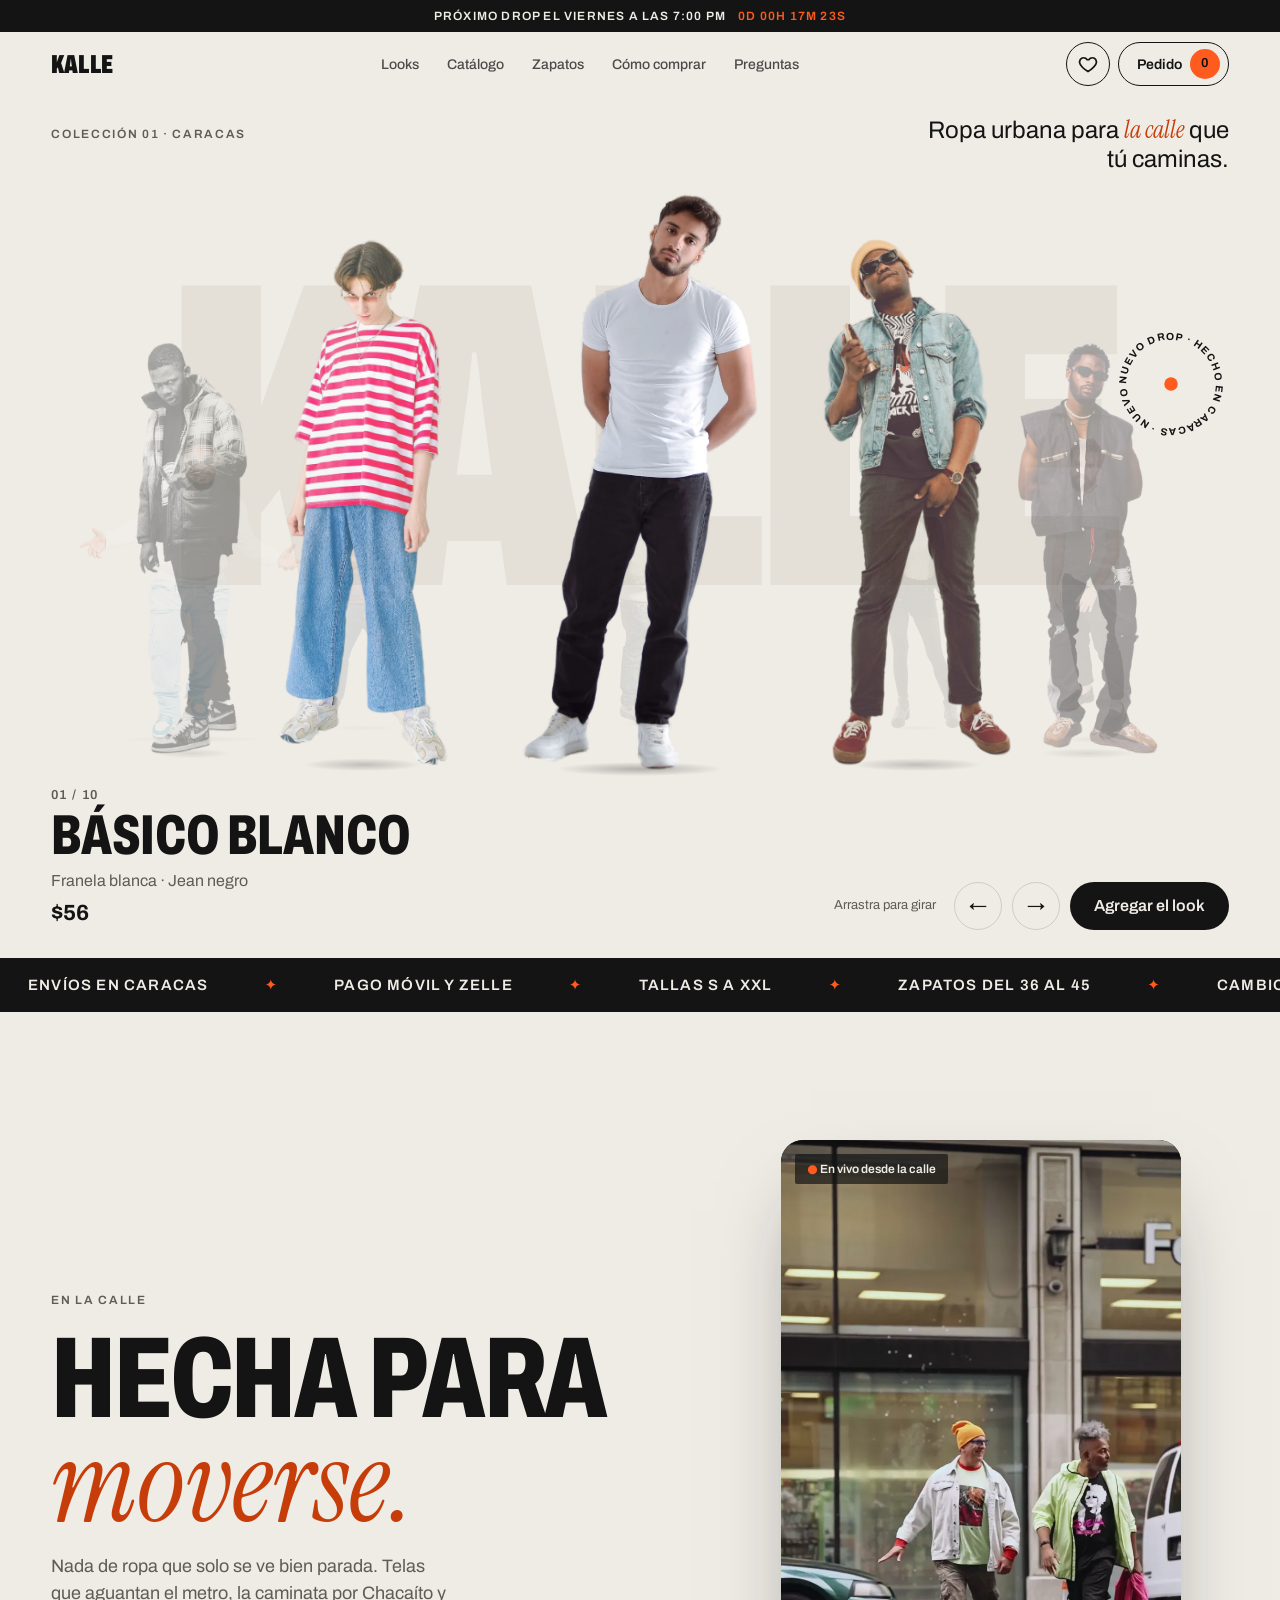
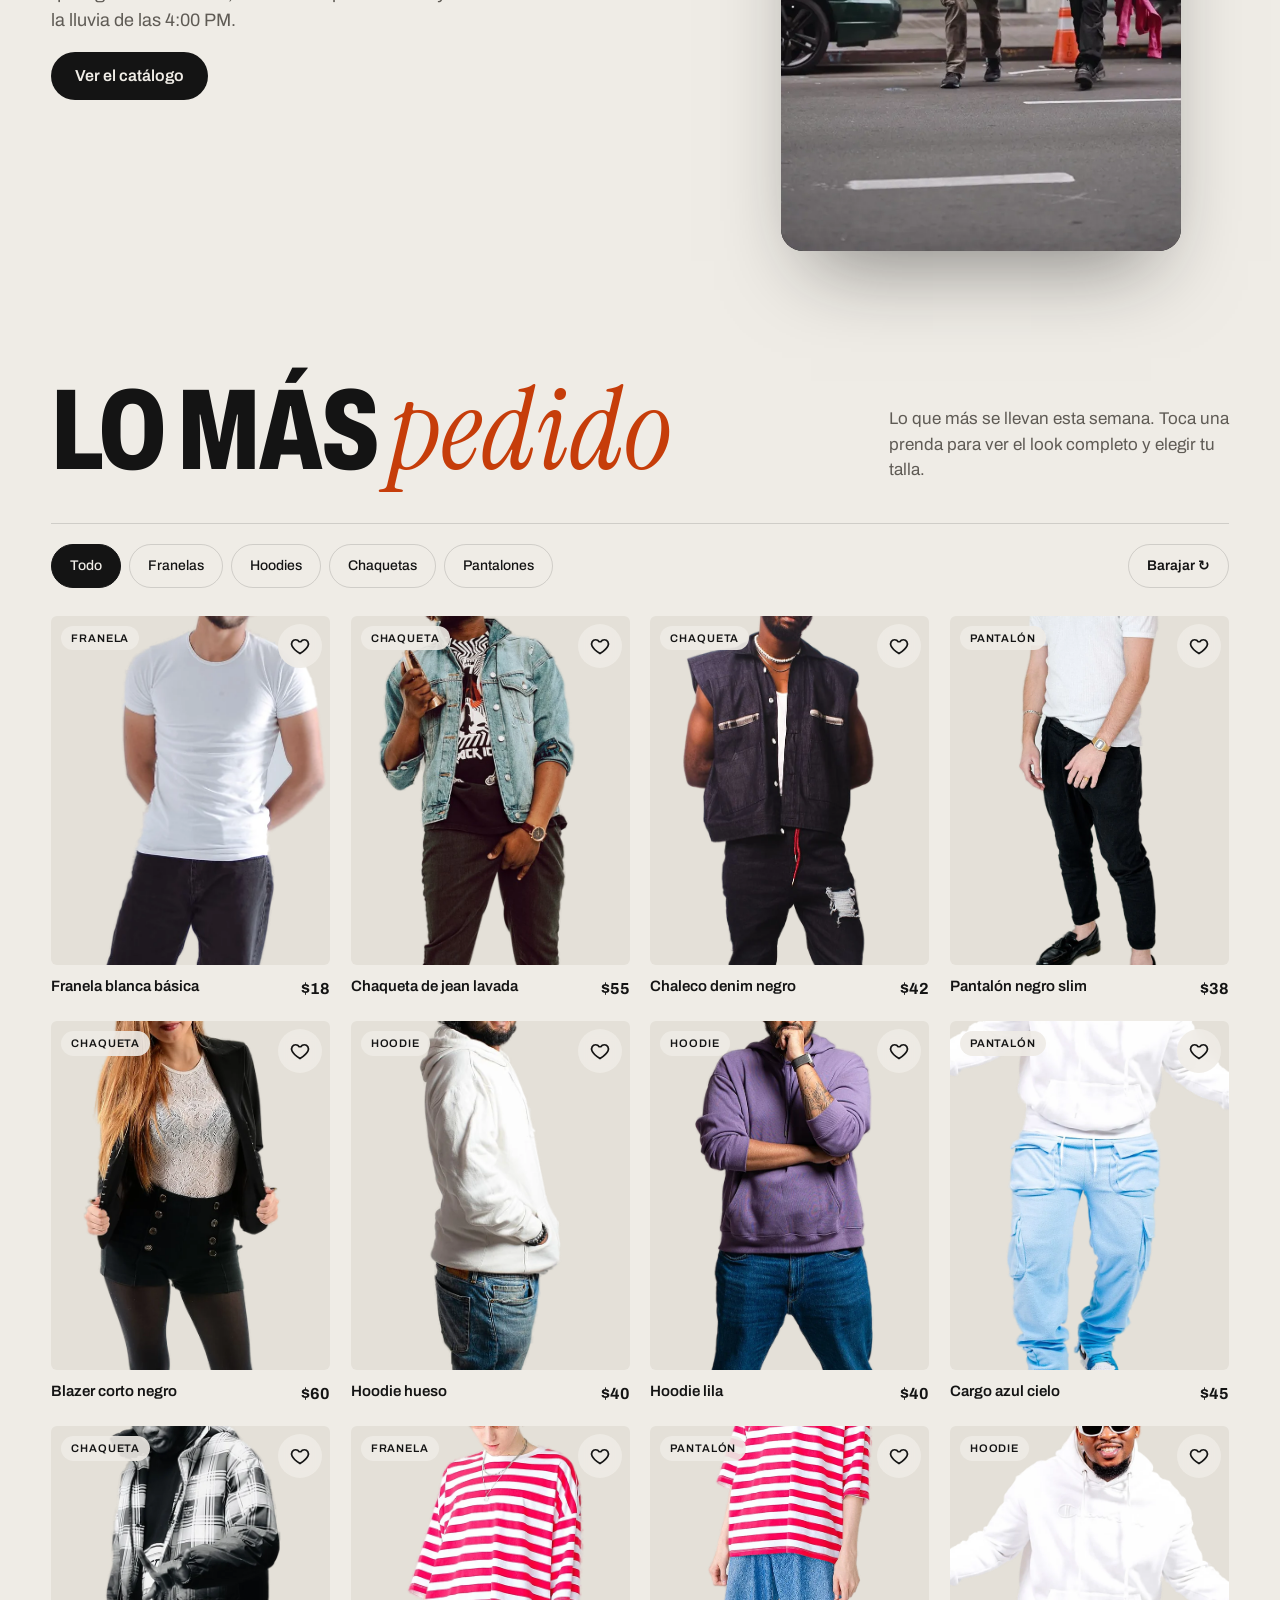
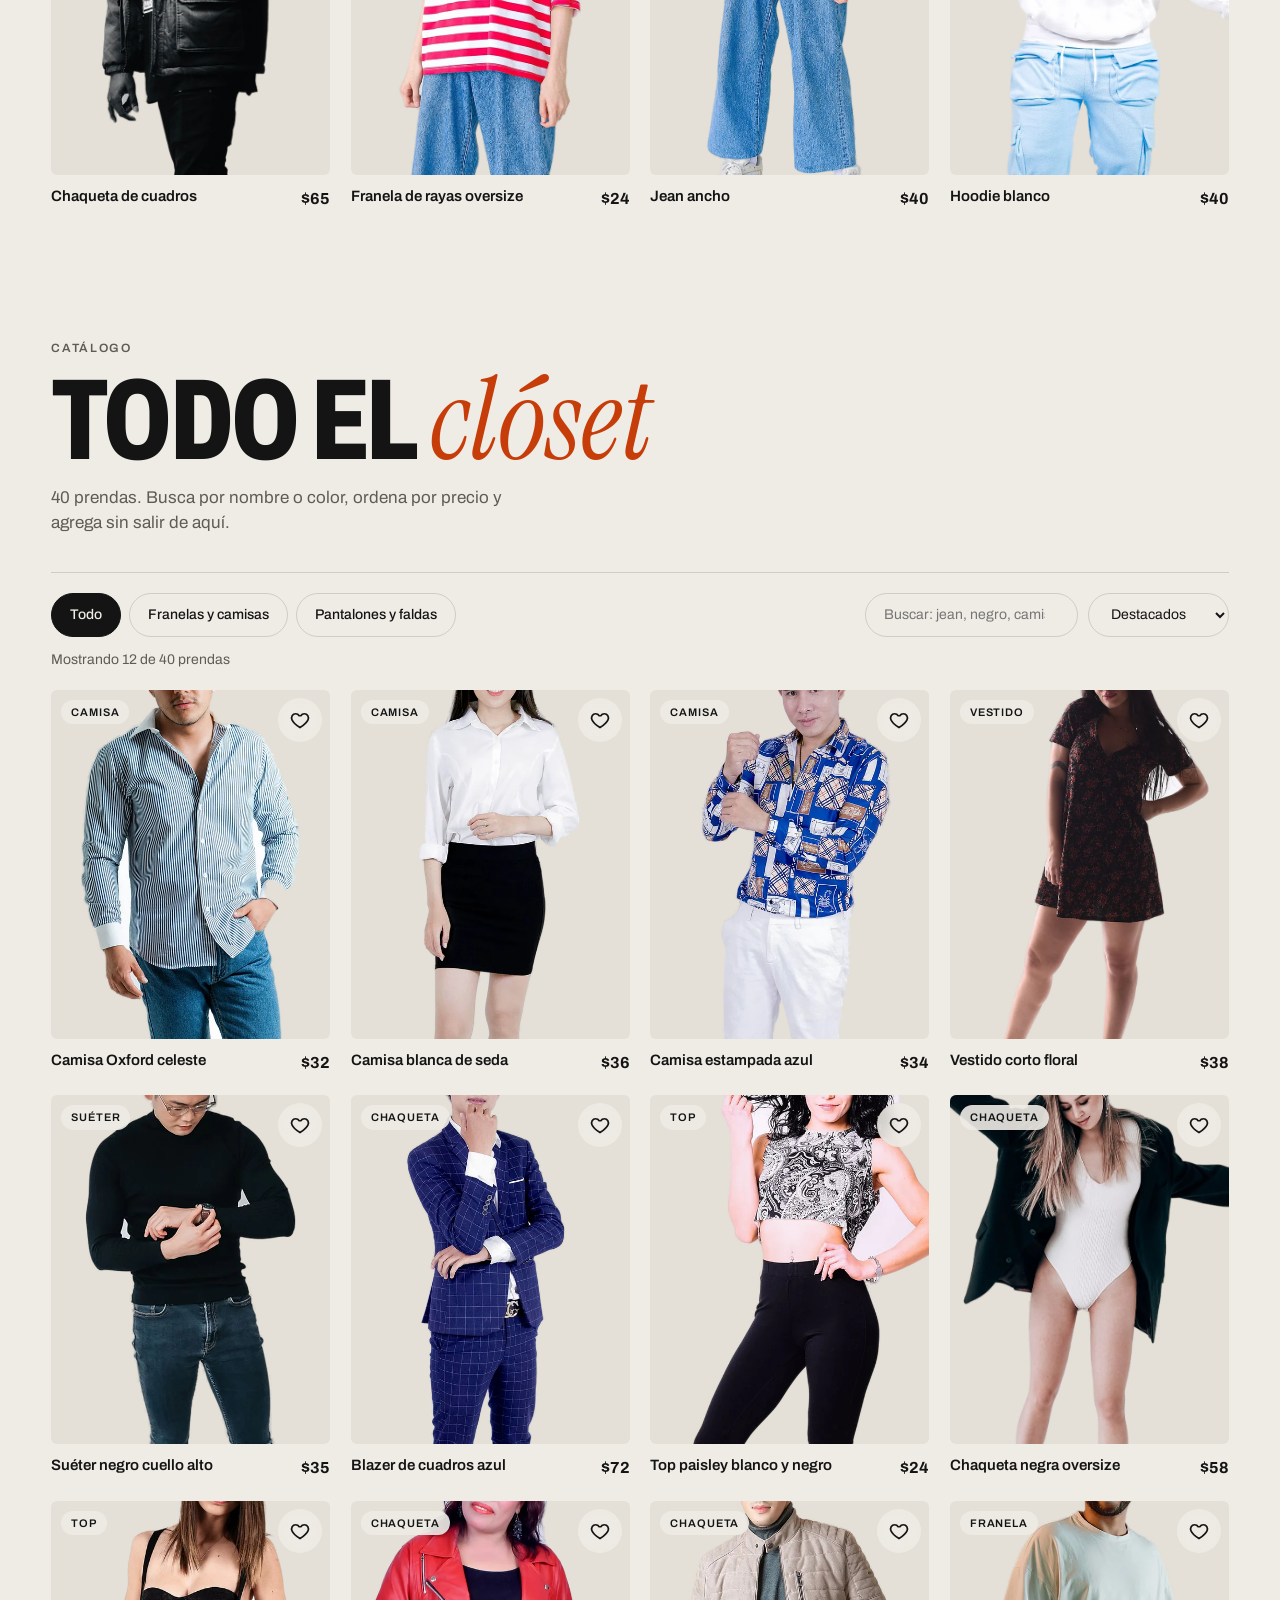
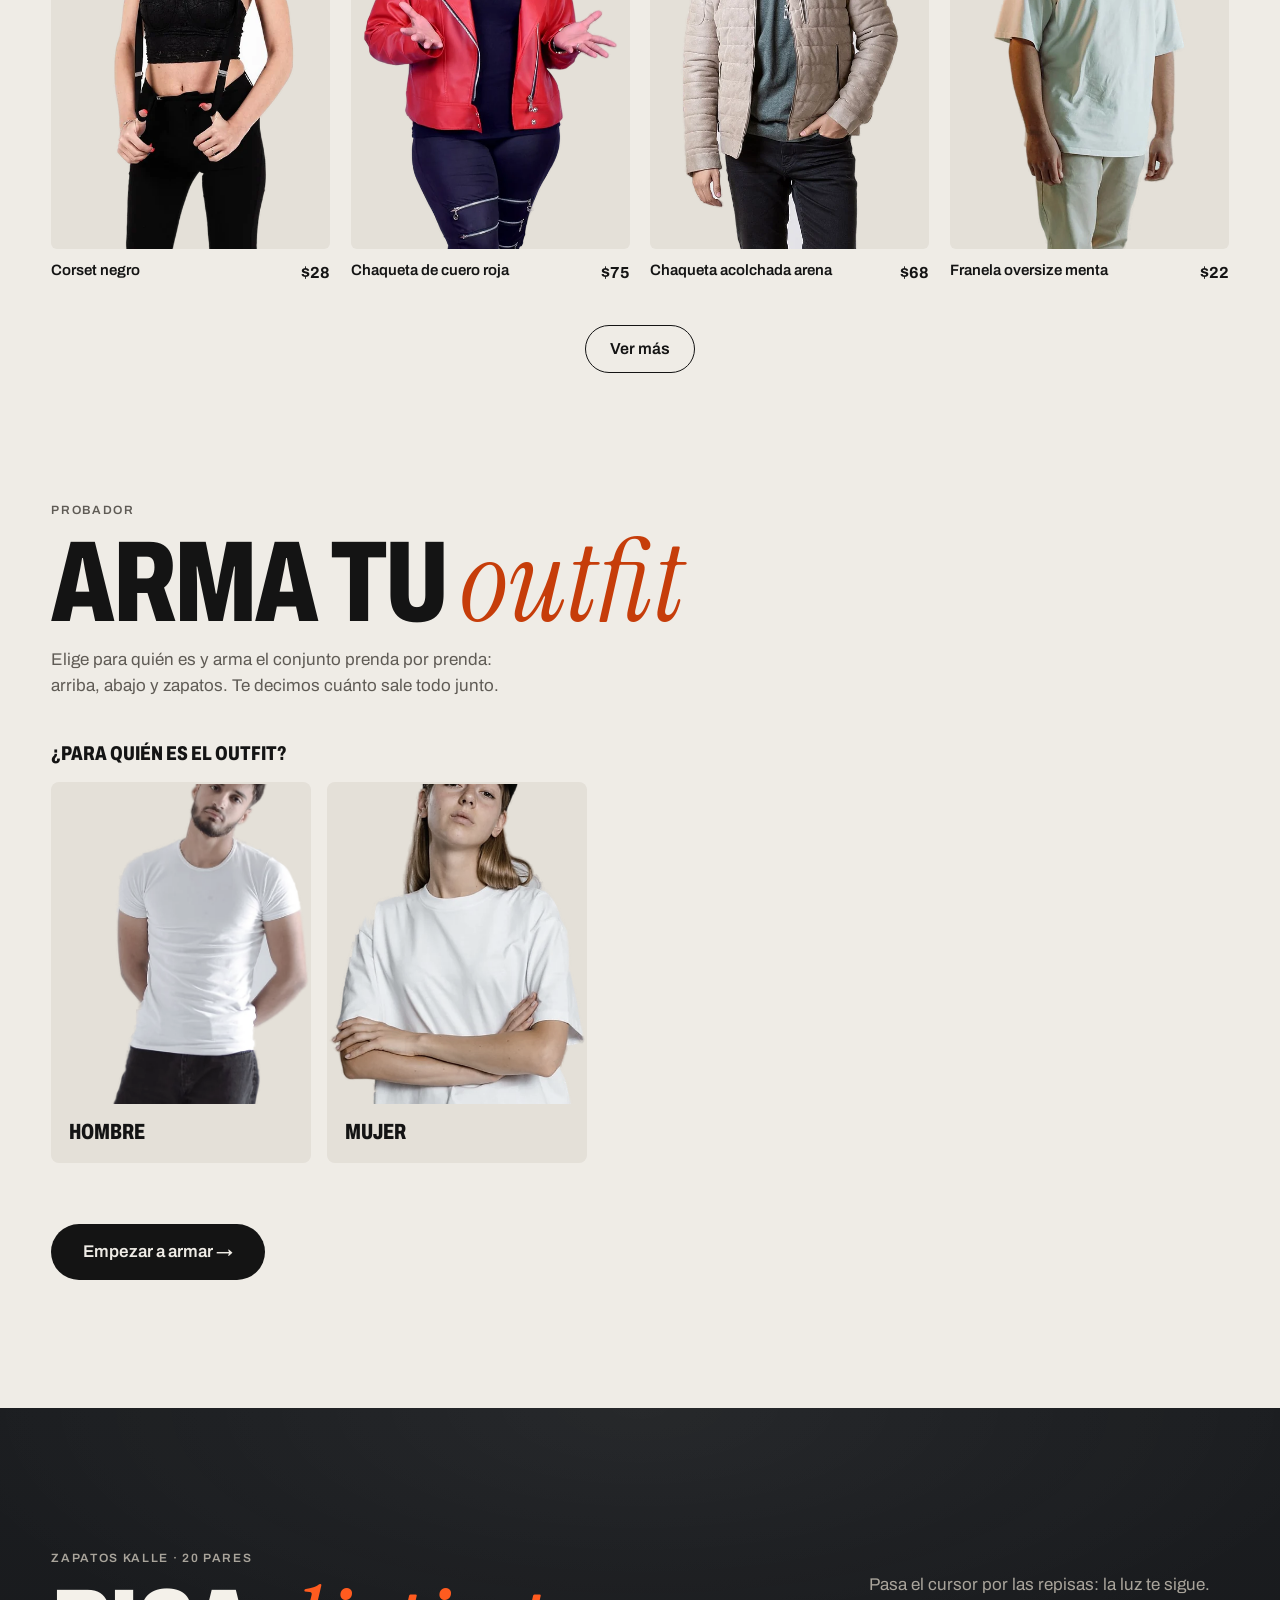
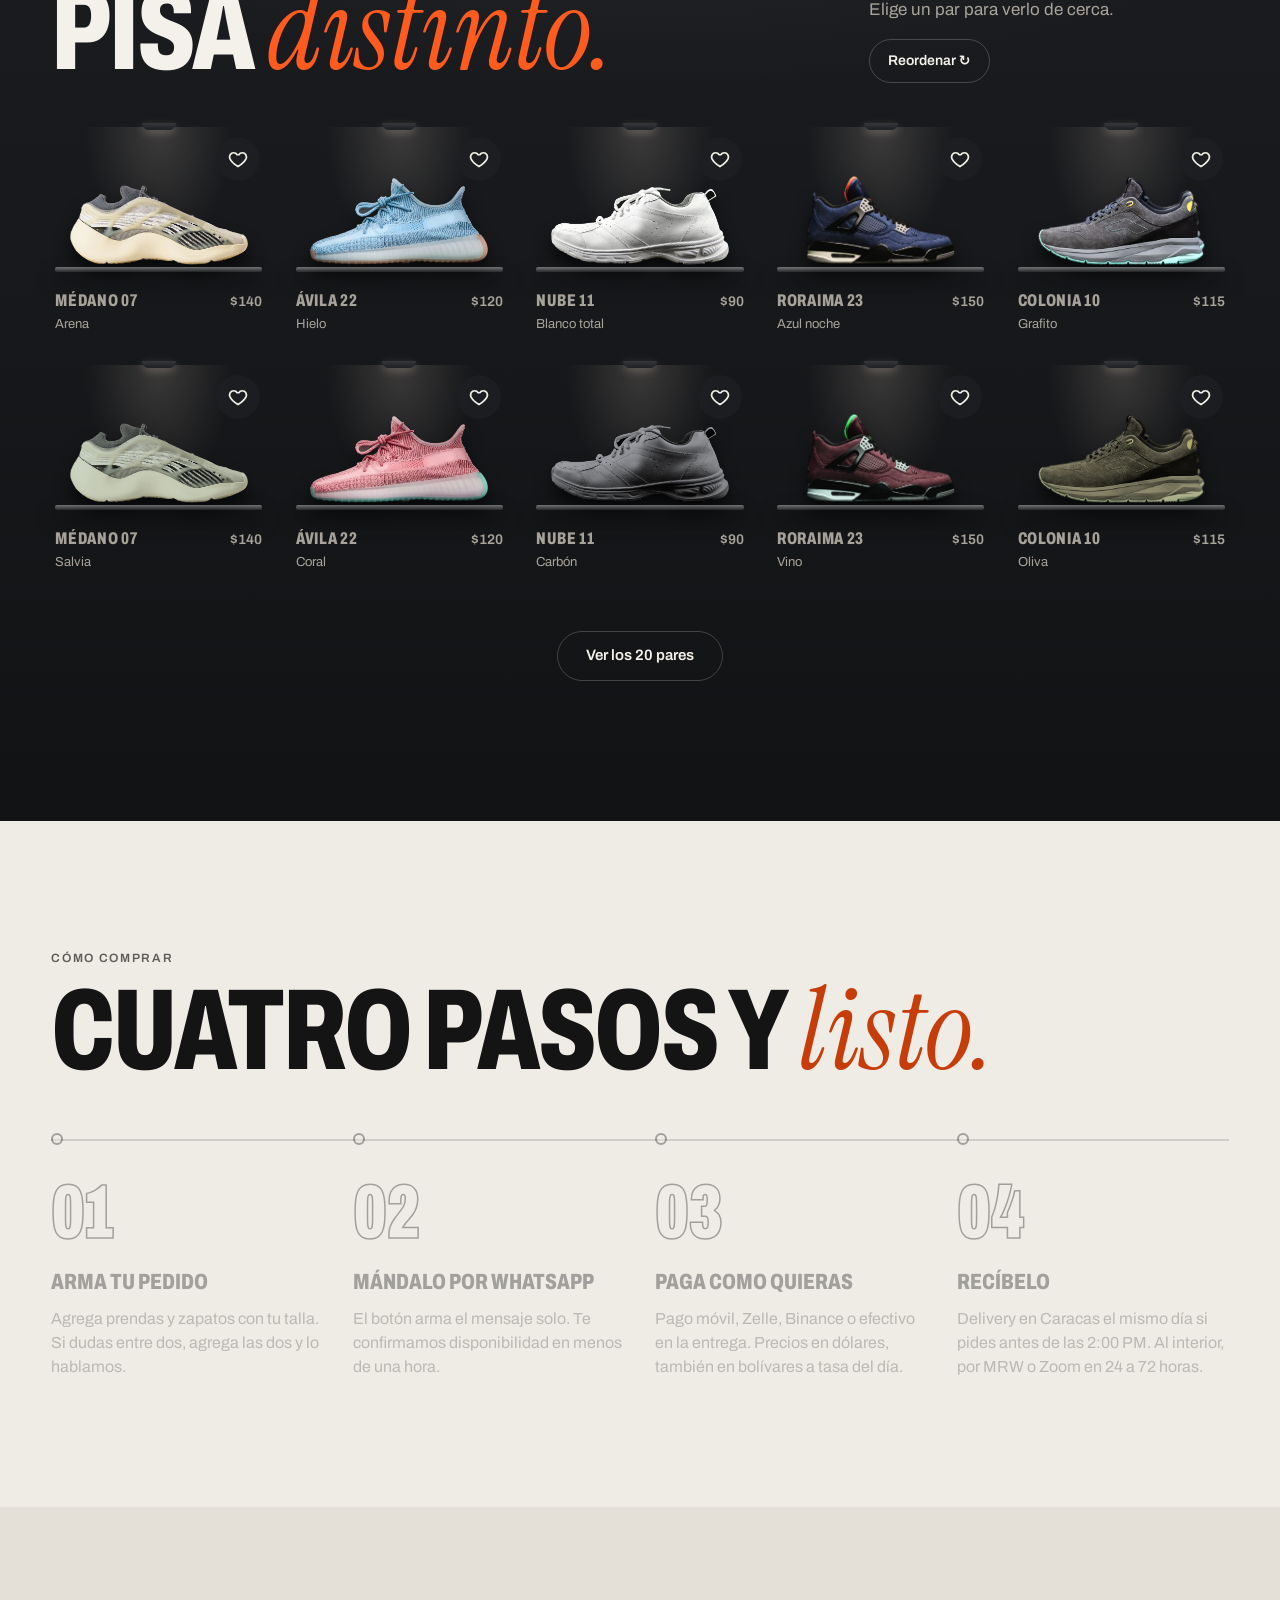
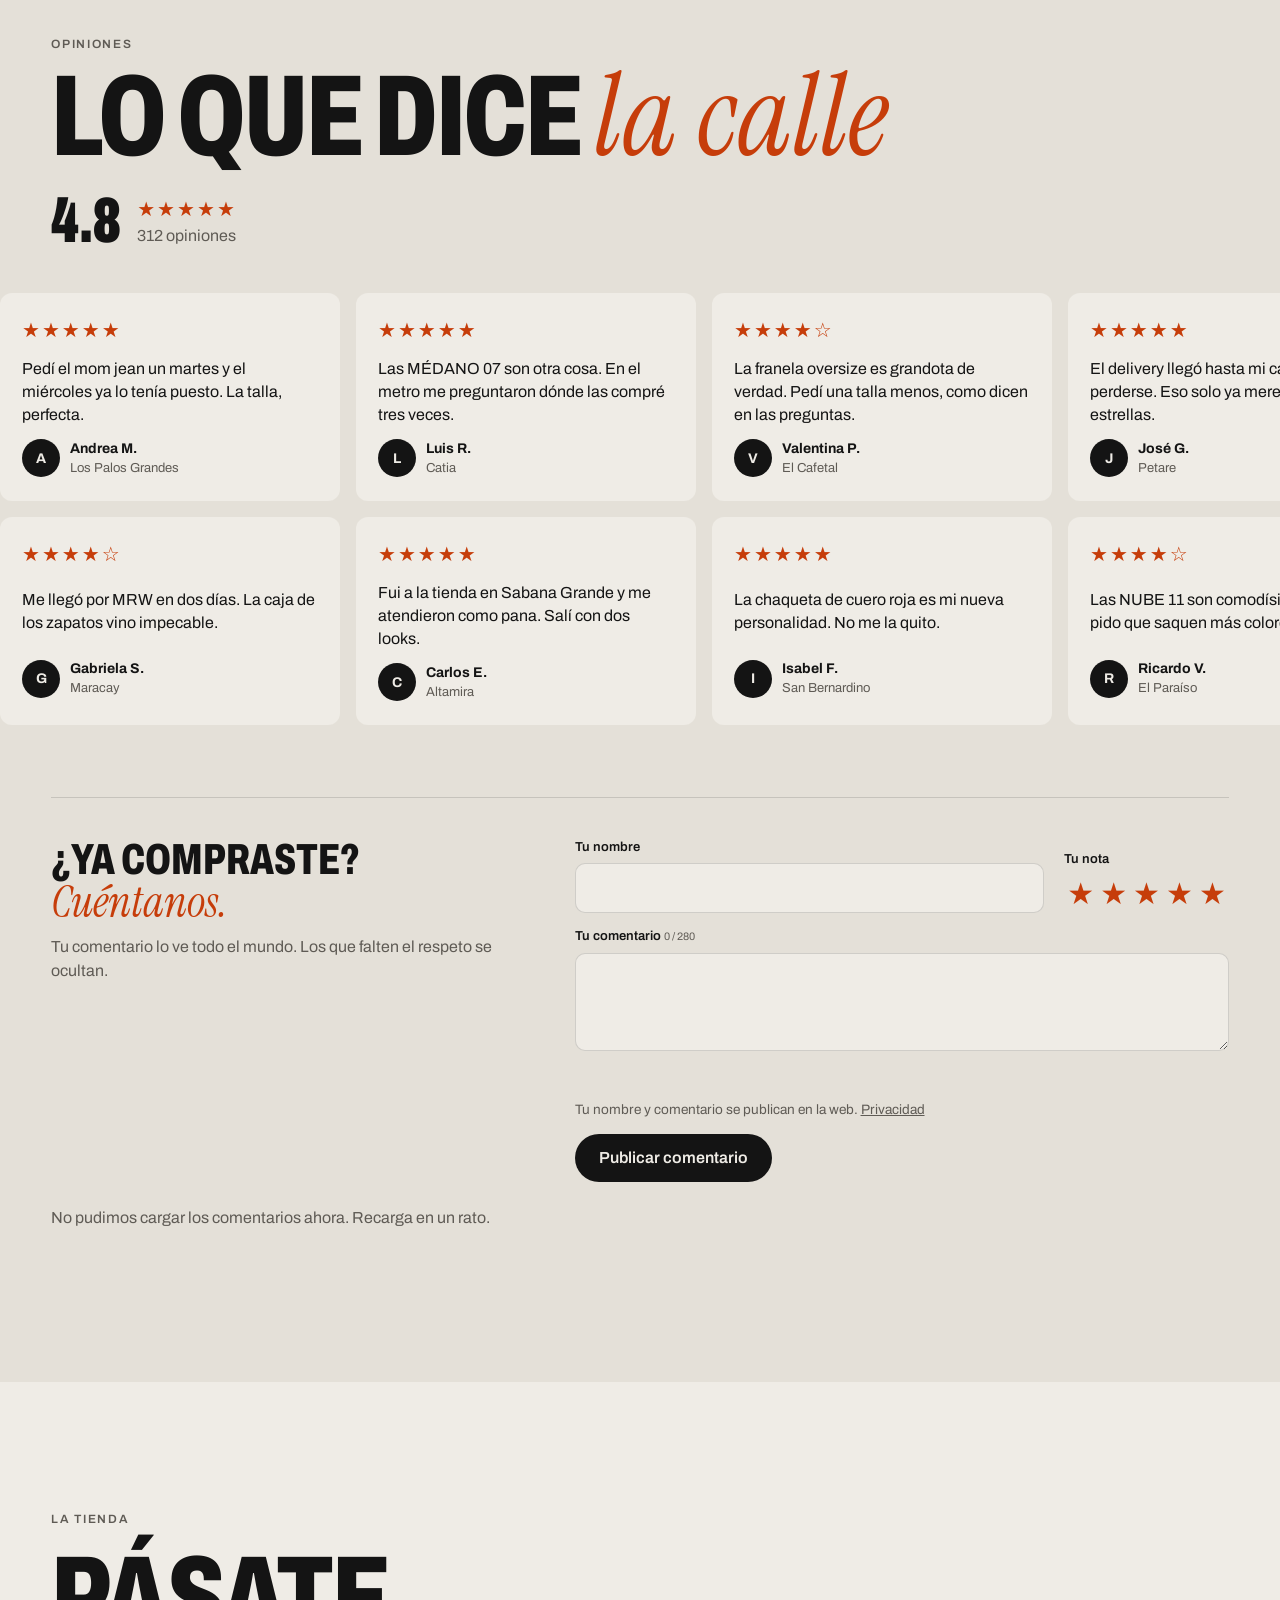
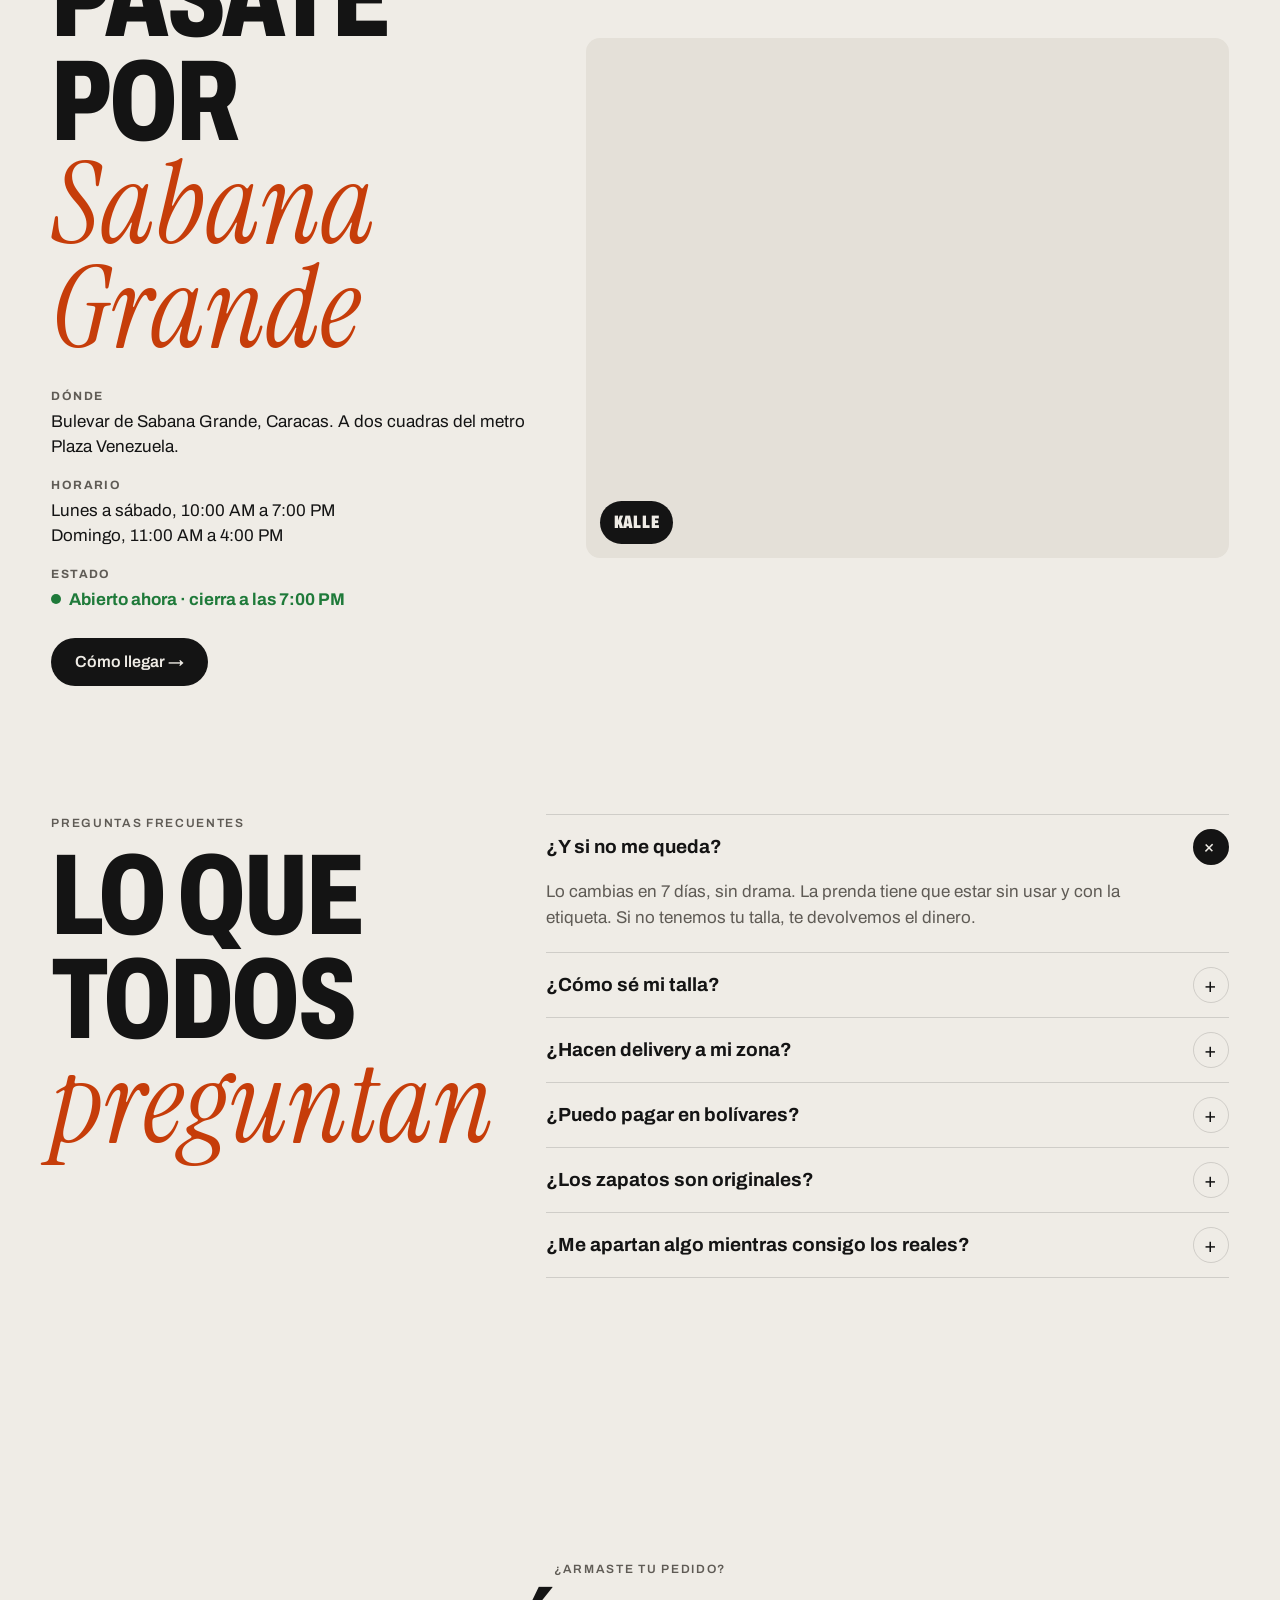
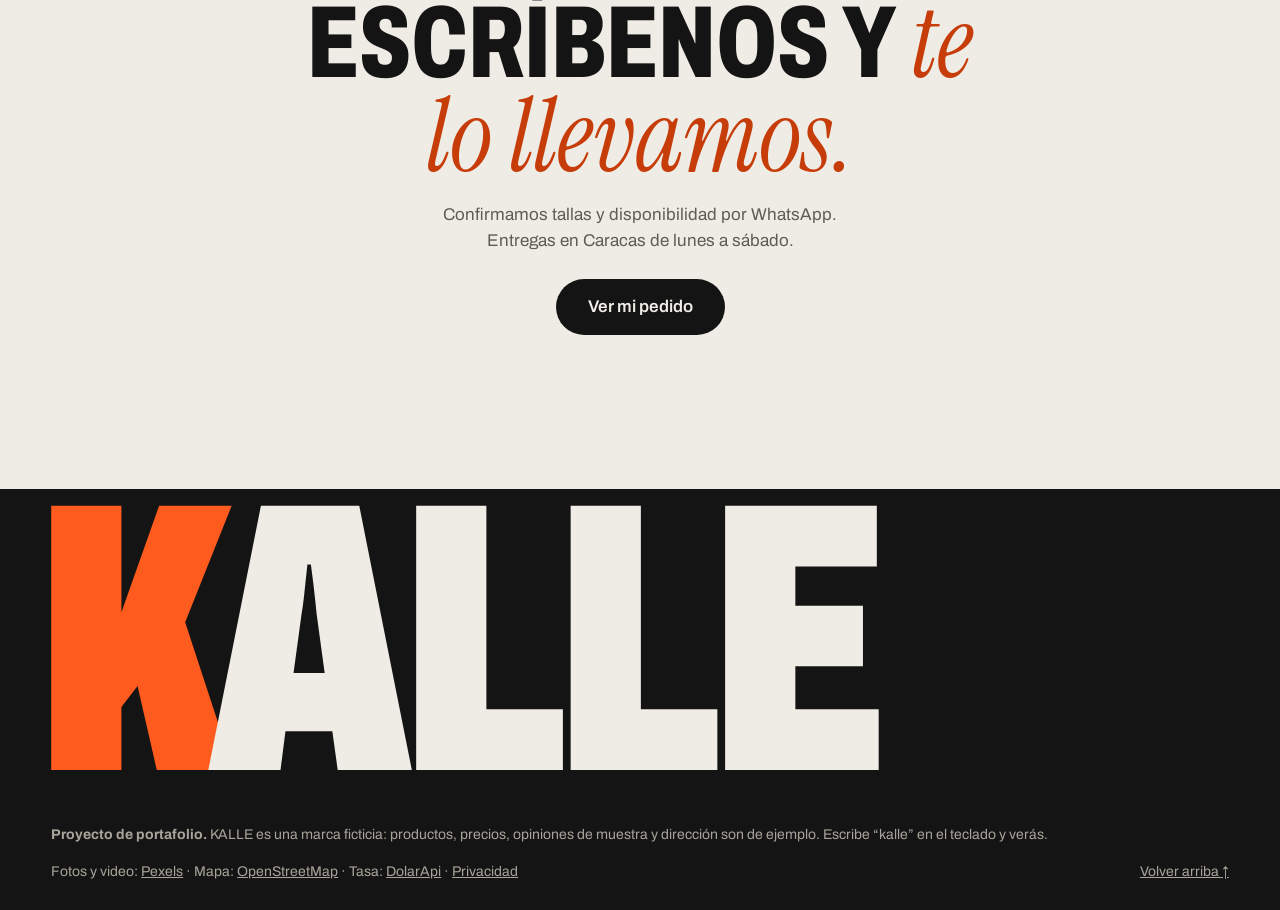
<file: index.html>
<!doctype html>
<html lang="es">
<head>
  <meta charset="utf-8" />
  <meta name="viewport" content="width=device-width, initial-scale=1" />
  <title>KALLE · Ropa urbana y zapatos en Caracas</title>
  <meta name="description" content="KALLE: ropa urbana y zapatos en Caracas. Gira los looks, arma tu pedido y escríbenos por WhatsApp." />
  <meta name="theme-color" content="#efece6" />
  <link rel="icon" href="img/logo.svg" />
  <link rel="preload" as="image" href="img/modelos/m01.webp" fetchpriority="high" />
  <link rel="preconnect" href="https://fonts.googleapis.com" />
  <link rel="preconnect" href="https://fonts.gstatic.com" crossorigin />
  <link href="https://fonts.googleapis.com/css2?family=Archivo:wdth,wght@62..125,300..900&family=Instrument+Serif:ital@0;1&display=swap" rel="stylesheet" />
  <link rel="stylesheet" href="css/estilos.css" />
  <link rel="stylesheet" href="css/secciones.css" />
</head>
<body>
  <div class="carga" aria-hidden="true">
    <p class="carga__marca"><span>K</span><span>A</span><span>L</span><span>L</span><span>E</span></p>
    <p class="carga__frase">Planchando las franelas…</p>
  </div>

  <header class="encabezado">
    <p class="anuncio">
      <span class="anuncio__texto">Próximo drop el viernes a las 7:00 PM</span>
      <span class="anuncio__reloj" data-cuenta-regresiva aria-label="Tiempo para el próximo drop"></span>
    </p>
    <div class="encabezado__barra">
      <a class="encabezado__logo" href="#looks" aria-label="KALLE, ir al inicio">KALLE</a>
      <nav class="encabezado__menu" aria-label="Menú principal">
        <a href="#looks">Looks</a>
        <a href="#catalogo">Catálogo</a>
        <a href="#zapatos">Zapatos</a>
        <a href="#comprar">Cómo comprar</a>
        <a href="#preguntas">Preguntas</a>
      </nav>
      <div class="encabezado__botones">
        <button class="encabezado__favoritos" type="button" data-abrir-favoritos aria-label="Ver favoritos">
          <svg viewBox="0 0 24 24" aria-hidden="true"><path d="M12 21s-7.5-4.6-9.6-9.2C.9 8.4 3 4.5 6.7 4.5c2.1 0 3.6 1.2 4.3 2.4h2c.7-1.2 2.2-2.4 4.3-2.4 3.7 0 5.8 3.9 4.3 7.3C19.5 16.4 12 21 12 21z"/></svg>
          <span class="encabezado__cuenta" data-favoritos-cuenta hidden>0</span>
        </button>
        <button class="encabezado__pedido" type="button" data-abrir-pedido>
          Pedido <span class="encabezado__cuenta" data-cuenta>0</span>
        </button>
      </div>
    </div>
    <div class="progreso" aria-hidden="true"><span data-progreso></span></div>
  </header>

  <main>
    <!-- Rueda de looks -->
    <section class="looks" id="looks" aria-label="Looks de la colección">
      <div class="looks__arriba">
        <p class="etiqueta">Colección 01 · Caracas</p>
        <p class="looks__lema">Ropa urbana para <em>la calle</em> que tú caminas.</p>
      </div>

      <p class="looks__fondo" aria-hidden="true">KALLE</p>

      <svg class="sello" viewBox="0 0 120 120" aria-hidden="true" data-sello>
        <defs><path id="circulo" d="M60 60 m-46 0 a46 46 0 1 1 92 0 a46 46 0 1 1 -92 0" /></defs>
        <text><textPath href="#circulo">NUEVO DROP · HECHO EN CARACAS · NUEVO DROP · </textPath></text>
        <circle cx="60" cy="60" r="7" />
      </svg>

      <div class="rueda" data-rueda tabindex="0" role="group" aria-roledescription="carrusel" aria-label="Looks. Usa las flechas del teclado o arrastra para girar."></div>

      <div class="looks__abajo">
        <div class="looks__info" aria-live="polite">
          <p class="looks__numero" data-look-numero>01 / 10</p>
          <h1 class="looks__nombre" data-look-nombre>Básico blanco</h1>
          <p class="looks__piezas" data-look-piezas>Franela blanca · Jean negro</p>
          <p class="looks__precio" data-look-precio>$56</p>
        </div>
        <div class="looks__controles">
          <p class="looks__ayuda">Arrastra para girar</p>
          <button class="flecha" type="button" data-rueda-anterior aria-label="Look anterior">←</button>
          <button class="flecha" type="button" data-rueda-siguiente aria-label="Look siguiente">→</button>
          <button class="boton" type="button" data-look-pedir>Agregar el look</button>
        </div>
      </div>
    </section>

    <div class="cinta" aria-hidden="true">
      <div class="cinta__pista">
        <span>Envíos en Caracas</span><span>Pago móvil y Zelle</span><span>Tallas S a XXL</span><span>Zapatos del 36 al 45</span><span>Cambios en 7 días</span>
        <span>Envíos en Caracas</span><span>Pago móvil y Zelle</span><span>Tallas S a XXL</span><span>Zapatos del 36 al 45</span><span>Cambios en 7 días</span>
      </div>
    </div>

    <!-- En movimiento -->
    <section class="movimiento" aria-label="KALLE en la calle">
      <div class="movimiento__texto" data-revelar>
        <p class="etiqueta">En la calle</p>
        <h2 class="titulo">Hecha para <em>moverse.</em></h2>
        <p class="movimiento__parrafo">Nada de ropa que solo se ve bien parada. Telas que aguantan el metro, la caminata por Chacaíto y la lluvia de las 4:00 PM.</p>
        <a class="boton" href="#catalogo">Ver el catálogo</a>
      </div>
      <div class="movimiento__reel" data-revelar>
        <video data-video-calle muted loop playsinline preload="none" poster="media/calle-cartel.webp" aria-label="Dos personas cruzan la calle con ropa urbana">
          <source data-src="media/calle.mp4" type="video/mp4" />
        </video>
        <span class="movimiento__etiqueta">● En vivo desde la calle</span>
      </div>
    </section>

    <!-- Lo más vendido -->
    <section class="ropa" id="ropa">
      <div class="ropa__cabeza" data-revelar>
        <h2 class="titulo">Lo más <em>pedido</em></h2>
        <p class="ropa__texto">Lo que más se llevan esta semana. Toca una prenda para ver el look completo y elegir tu talla.</p>
      </div>
      <div class="ropa__barra" data-revelar>
        <div class="filtros" role="group" aria-label="Filtrar por tipo">
          <button type="button" class="filtro activo" data-filtro="todo" aria-pressed="true">Todo</button>
          <button type="button" class="filtro" data-filtro="franelas" aria-pressed="false">Franelas</button>
          <button type="button" class="filtro" data-filtro="hoodies" aria-pressed="false">Hoodies</button>
          <button type="button" class="filtro" data-filtro="chaquetas" aria-pressed="false">Chaquetas</button>
          <button type="button" class="filtro" data-filtro="pantalones" aria-pressed="false">Pantalones</button>
        </div>
        <button type="button" class="barajar" data-barajar>Barajar ↻</button>
      </div>
      <ul class="prendas" data-prendas></ul>
    </section>

    <!-- Catálogo -->
    <section class="catalogo" id="catalogo">
      <div class="catalogo__cabeza" data-revelar>
        <p class="etiqueta">Catálogo</p>
        <h2 class="titulo">Todo el <em>clóset</em></h2>
        <p class="catalogo__texto"><span data-cat-total>40</span> prendas. Busca por nombre o color, ordena por precio y agrega sin salir de aquí.</p>
      </div>
      <div class="catalogo__barra" data-revelar>
        <div class="pestanas" role="group" aria-label="Parte del cuerpo">
          <button type="button" class="filtro activo" data-parte="todo" aria-pressed="true">Todo</button>
          <button type="button" class="filtro" data-parte="arriba" aria-pressed="false">Franelas y camisas</button>
          <button type="button" class="filtro" data-parte="abajo" aria-pressed="false">Pantalones y faldas</button>
        </div>
        <div class="catalogo__herramientas">
          <label class="buscador">
            <span class="sr">Buscar en el catálogo</span>
            <input type="search" placeholder="Buscar: jean, negro, camisa…" data-cat-buscar maxlength="40" autocomplete="off" />
          </label>
          <label class="ordenar">
            <span class="sr">Ordenar</span>
            <select data-cat-orden>
              <option value="destacado">Destacados</option>
              <option value="menor">Menor precio</option>
              <option value="mayor">Mayor precio</option>
              <option value="nombre">Nombre A–Z</option>
            </select>
          </label>
        </div>
      </div>
      <p class="catalogo__estado" data-cat-estado aria-live="polite"></p>
      <ul class="prendas prendas--catalogo" data-catalogo></ul>
      <p class="catalogo__vacio" data-cat-vacio hidden>Nada con ese nombre, pana. Prueba con “jean”, “negro” o “camisa”.</p>
      <div class="catalogo__mas">
        <button type="button" class="boton boton--borde" data-cat-mas>Ver más</button>
      </div>
    </section>

    <!-- Probador -->
    <section class="probador" id="probador" data-probador>
      <div class="probador__cabeza" data-revelar>
        <p class="etiqueta">Probador</p>
        <h2 class="titulo">Arma tu <em>outfit</em></h2>
        <p class="probador__texto">Elige para quién es y arma el conjunto prenda por prenda: arriba, abajo y zapatos. Te decimos cuánto sale todo junto.</p>
      </div>

      <div class="probador__inicio" data-probador-inicio>
        <fieldset class="genero">
          <legend>¿Para quién es el outfit?</legend>
          <label class="genero__opcion">
            <input type="radio" name="genero" value="hombre" />
            <span class="genero__caja"><img src="img/modelos/m01.webp" alt="" loading="lazy" /><span class="genero__nombre">Hombre</span></span>
          </label>
          <label class="genero__opcion">
            <input type="radio" name="genero" value="mujer" />
            <span class="genero__caja"><img src="img/catalogo/c18.webp" alt="" loading="lazy" /><span class="genero__nombre">Mujer</span></span>
          </label>
        </fieldset>
        <p class="aviso" data-genero-aviso role="alert"></p>
        <button class="boton boton--grande" type="button" data-probador-empezar>Empezar a armar →</button>
      </div>

      <div class="probador__tablero" data-probador-tablero hidden>
        <div class="piezas" data-piezas></div>
        <aside class="probador__resumen">
          <p class="etiqueta">Tu outfit · <span data-genero-texto></span></p>
          <ul class="probador__lista" data-probador-lista></ul>
          <div class="probador__total"><span>Todo junto</span><strong data-probador-total></strong></div>
          <p class="aviso" data-probador-aviso role="alert"></p>
          <div class="probador__acciones">
            <button class="boton" type="button" data-probador-agregar>Agregar el outfit</button>
            <button class="boton boton--borde" type="button" data-probador-azar>Sorpréndeme ↻</button>
          </div>
          <div class="probador__enlaces">
            <button class="enlace" type="button" data-probador-guia>¿No sabes tu talla?</button>
            <button class="enlace" type="button" data-probador-cambiar></button>
          </div>
        </aside>
      </div>
    </section>

    <!-- Zapatos -->
    <section class="zapatos" id="zapatos">
      <div class="zapatos__cabeza" data-revelar>
        <div>
          <p class="etiqueta etiqueta--clara">Zapatos KALLE · <span data-pares-total>16</span> pares</p>
          <h2 class="titulo titulo--claro">Pisa <em>distinto.</em></h2>
        </div>
        <div class="zapatos__lado">
          <p class="zapatos__texto">Pasa el cursor por las repisas: la luz te sigue. Elige un par para verlo de cerca.</p>
          <button type="button" class="barajar barajar--claro" data-pares-barajar>Reordenar ↻</button>
        </div>
      </div>
      <ul class="showroom" data-pares></ul>
      <div class="showroom__mas"><button class="barajar barajar--claro" type="button" data-pares-mas>Ver todos los pares</button></div>
    </section>

    <!-- Cómo comprar -->
    <section class="comprar" id="comprar">
      <div class="comprar__cabeza" data-revelar>
        <p class="etiqueta">Cómo comprar</p>
        <h2 class="titulo">Cuatro pasos y <em>listo.</em></h2>
      </div>
      <ol class="pasos" data-pasos>
        <li class="paso">
          <span class="paso__numero">01</span>
          <h3 class="paso__titulo">Arma tu pedido</h3>
          <p class="paso__texto">Agrega prendas y zapatos con tu talla. Si dudas entre dos, agrega las dos y lo hablamos.</p>
        </li>
        <li class="paso">
          <span class="paso__numero">02</span>
          <h3 class="paso__titulo">Mándalo por WhatsApp</h3>
          <p class="paso__texto">El botón arma el mensaje solo. Te confirmamos disponibilidad en menos de una hora.</p>
        </li>
        <li class="paso">
          <span class="paso__numero">03</span>
          <h3 class="paso__titulo">Paga como quieras</h3>
          <p class="paso__texto">Pago móvil, Zelle, Binance o efectivo en la entrega. Precios en dólares, también en bolívares a tasa del día.</p>
        </li>
        <li class="paso">
          <span class="paso__numero">04</span>
          <h3 class="paso__titulo">Recíbelo</h3>
          <p class="paso__texto">Delivery en Caracas el mismo día si pides antes de las 2:00 PM. Al interior, por MRW o Zoom en 24 a 72 horas.</p>
        </li>
      </ol>
    </section>

    <!-- Opiniones -->
    <section class="opiniones" id="opiniones">
      <div class="opiniones__cabeza" data-revelar>
        <p class="etiqueta">Opiniones</p>
        <h2 class="titulo">Lo que dice <em>la calle</em></h2>
        <div class="nota">
          <p class="nota__numero" data-nota-numero>4.8</p>
          <div>
            <p class="estrellas" aria-hidden="true">★★★★★</p>
            <p class="nota__texto"><span data-nota-total>312</span> opiniones</p>
          </div>
        </div>
      </div>
      <div class="resenas" aria-label="Opiniones de clientes">
        <ul class="resenas__fila" data-resenas="1"></ul>
        <ul class="resenas__fila resenas__fila--reversa" data-resenas="2"></ul>
      </div>

      <div class="comentar" data-revelar>
        <div class="comentar__intro">
          <h3 class="comentar__titulo">¿Ya compraste? <em>Cuéntanos.</em></h3>
          <p class="comentar__nota">Tu comentario lo ve todo el mundo. Los que falten el respeto se ocultan.</p>
        </div>
        <form class="formulario" data-comentar novalidate>
          <label class="campo">
            <span>Tu nombre</span>
            <input name="nombre" type="text" minlength="2" maxlength="40" required autocomplete="given-name" />
          </label>
          <fieldset class="campo campo--estrellas">
            <legend>Tu nota</legend>
            <div class="elegir-estrellas">
              <input type="radio" name="nota" id="nota-5" value="5" checked /><label for="nota-5" title="5 estrellas">★</label>
              <input type="radio" name="nota" id="nota-4" value="4" /><label for="nota-4" title="4 estrellas">★</label>
              <input type="radio" name="nota" id="nota-3" value="3" /><label for="nota-3" title="3 estrellas">★</label>
              <input type="radio" name="nota" id="nota-2" value="2" /><label for="nota-2" title="2 estrellas">★</label>
              <input type="radio" name="nota" id="nota-1" value="1" /><label for="nota-1" title="1 estrella">★</label>
            </div>
          </fieldset>
          <label class="campo campo--ancho">
            <span>Tu comentario <small data-contador>0 / 280</small></span>
            <textarea name="texto" rows="3" minlength="5" maxlength="280" required></textarea>
          </label>
          <p class="aviso" data-comentar-aviso role="alert"></p>
          <p class="formulario__nota">Tu nombre y comentario se publican en la web. <a href="privacidad.html">Privacidad</a></p>
          <button class="boton" type="submit">Publicar comentario</button>
        </form>
        <p class="comentarios__estado" data-comentarios-estado aria-live="polite"></p>
        <ul class="comentarios" data-comentarios></ul>
      </div>
    </section>

    <!-- Ubicación -->
    <section class="ubicacion" id="ubicacion">
      <div class="ubicacion__datos" data-revelar>
        <p class="etiqueta">La tienda</p>
        <h2 class="titulo">Pásate por <em>Sabana Grande</em></h2>
        <dl class="ubicacion__lista">
          <div><dt>Dónde</dt><dd>Bulevar de Sabana Grande, Caracas. A dos cuadras del metro Plaza Venezuela.</dd></div>
          <div><dt>Horario</dt><dd>Lunes a sábado, 10:00 AM a 7:00 PM<br />Domingo, 11:00 AM a 4:00 PM</dd></div>
          <div><dt>Estado</dt><dd data-abierto>—</dd></div>
        </dl>
        <a class="boton" href="https://www.google.com/maps/search/?api=1&query=Bulevar+de+Sabana+Grande+Caracas" target="_blank" rel="noopener">Cómo llegar →</a>
      </div>
      <div class="mapa" data-revelar>
        <iframe title="Mapa de Sabana Grande, Caracas" loading="lazy" referrerpolicy="no-referrer"
          src="https://www.openstreetmap.org/export/embed.html?bbox=-66.8890%2C10.4885%2C-66.8660%2C10.4990&amp;layer=mapnik&amp;marker=10.4937%2C-66.8775"></iframe>
        <span class="mapa__pin" aria-hidden="true">KALLE</span>
      </div>
    </section>

    <!-- Preguntas -->
    <section class="preguntas" id="preguntas">
      <div class="preguntas__cabeza" data-revelar>
        <p class="etiqueta">Preguntas frecuentes</p>
        <h2 class="titulo">Lo que todos <em>preguntan</em></h2>
      </div>
      <div class="acordeon" data-revelar>
        <details name="faq" open>
          <summary>¿Y si no me queda?</summary>
          <p>Lo cambias en 7 días, sin drama. La prenda tiene que estar sin usar y con la etiqueta. Si no tenemos tu talla, te devolvemos el dinero.</p>
        </details>
        <details name="faq">
          <summary>¿Cómo sé mi talla?</summary>
          <p>Usa la <button class="enlace" type="button" data-abrir-guia="ropa">guía de tallas</button>: pones tu altura y cuánto pesas y te la dice. Las franelas son oversize: si te gustan pegadas, pide una talla menos. Para zapatos, mide tu pie en la <button class="enlace" type="button" data-abrir-guia="zapatos">guía de zapatos</button>.</p>
        </details>
        <details name="faq">
          <summary>¿Hacen delivery a mi zona?</summary>
          <p>A toda Caracas, de Catia a Petare y de La Guaira a El Hatillo. Al interior enviamos por MRW o Zoom, cobro a destino.</p>
        </details>
        <details name="faq">
          <summary>¿Puedo pagar en bolívares?</summary>
          <p>Sí. Los precios están en dólares y te pasamos el monto en bolívares a la tasa del BCV del día que pagas.</p>
        </details>
        <details name="faq">
          <summary>¿Los zapatos son originales?</summary>
          <p>KALLE es una marca inventada para este proyecto de portafolio, así que no hay zapatos reales a la venta. En una tienda de verdad, aquí iría la garantía y lo que trae la caja.</p>
        </details>
        <details name="faq">
          <summary>¿Me apartan algo mientras consigo los reales?</summary>
          <p>Te lo guardamos 48 horas con el 30 % del precio. Después de eso vuelve al estante, porque vuela.</p>
        </details>
      </div>
    </section>

    <!-- Cierre -->
    <section class="cierre" id="contacto">
      <p class="etiqueta">¿Armaste tu pedido?</p>
      <h2 class="cierre__frase">Escríbenos y <em>te lo llevamos.</em></h2>
      <p class="cierre__texto">Confirmamos tallas y disponibilidad por WhatsApp. Entregas en Caracas de lunes a sábado.</p>
      <button class="boton boton--grande" type="button" data-abrir-pedido>Ver mi pedido</button>
    </section>
  </main>

  <footer class="pie">
    <p class="pie__marca" aria-hidden="true">KALLE</p>
    <div class="pie__fila">
      <p><strong>Proyecto de portafolio.</strong> KALLE es una marca ficticia: productos, precios, opiniones de muestra y dirección son de ejemplo. Escribe “kalle” en el teclado y verás.</p>
      <p>Fotos y video: <a href="https://www.pexels.com" target="_blank" rel="noopener">Pexels</a> · Mapa: <a href="https://www.openstreetmap.org/copyright" target="_blank" rel="noopener">OpenStreetMap</a> · Tasa: <a href="https://ve.dolarapi.com" target="_blank" rel="noopener">DolarApi</a> · <a href="privacidad.html">Privacidad</a></p>
      <a href="#looks">Volver arriba ↑</a>
    </div>
  </footer>

  <!-- Ficha de una prenda -->
  <dialog class="ficha" data-ficha aria-labelledby="ficha-nombre">
    <button class="cerrar" type="button" data-cerrar aria-label="Cerrar">✕</button>
    <div class="ficha__foto"><img data-ficha-foto alt="" /></div>
    <div class="ficha__datos">
      <p class="etiqueta" data-ficha-tipo></p>
      <h3 class="ficha__nombre" id="ficha-nombre" data-ficha-nombre></h3>
      <p class="ficha__precio" data-ficha-precio></p>
      <p class="ficha__nota" data-ficha-look></p>
      <fieldset class="tallas" data-tallas>
        <legend>Talla</legend>
      </fieldset>
      <button class="enlace" type="button" data-ficha-guia>¿Cuál es mi talla?</button>
      <p class="aviso" data-aviso role="alert"></p>
      <button class="boton" type="button" data-agregar>Agregar al pedido</button>
    </div>
  </dialog>

  <!-- Escaparate -->
  <dialog class="escaparate" data-escaparate aria-labelledby="escaparate-nombre">
    <button class="cerrar cerrar--claro" type="button" data-cerrar aria-label="Cerrar">✕</button>
    <div class="escaparate__info">
      <p class="etiqueta etiqueta--clara"><span>Colección</span> · <span data-esc-numero></span></p>
      <h3 class="escaparate__nombre" id="escaparate-nombre" data-esc-nombre></h3>
      <p class="escaparate__desc" data-esc-desc></p>
    </div>
    <div class="escaparate__escena">
      <button class="vecino vecino--antes" type="button" data-esc-anterior aria-label="Par anterior"><img alt="" data-esc-antes /></button>
      <img class="escaparate__zapato" data-esc-foto alt="" />
      <div class="pedestal" aria-hidden="true"></div>
      <button class="vecino vecino--despues" type="button" data-esc-siguiente aria-label="Par siguiente"><img alt="" data-esc-despues /></button>
    </div>
    <div class="escaparate__panel">
      <p class="escaparate__color" data-esc-color></p>
      <dl class="escaparate__ficha">
        <div><dt>Material</dt><dd data-esc-material></dd></div>
        <div><dt>Peso</dt><dd data-esc-peso></dd></div>
      </dl>
      <label class="selector">
        <span>Talla (EU)</span>
        <select data-esc-talla>
          <option value="">Elige tu talla</option>
        </select>
      </label>
      <button class="enlace enlace--claro" type="button" data-esc-guia>¿Cuál es mi talla?</button>
      <p class="escaparate__precio" data-esc-precio></p>
      <p class="aviso" data-aviso role="alert"></p>
      <button class="boton boton--naranja" type="button" data-agregar>Agregar al pedido</button>
    </div>
  </dialog>

  <!-- Pedido -->
  <dialog class="pedido" data-pedido aria-labelledby="pedido-titulo">
    <button class="cerrar" type="button" data-cerrar aria-label="Cerrar">✕</button>
    <h3 class="pedido__titulo" id="pedido-titulo">Tu pedido</h3>
    <ul class="pedido__lista" data-pedido-lista></ul>
    <p class="pedido__vacio" data-pedido-vacio>Todavía no agregaste nada. Gira los looks o pasa por el catálogo.</p>
    <p class="pedido__codigo" data-pedido-codigo hidden>Código secreto KALLE10 activado: 10 % menos.</p>
    <div class="pedido__total"><span>Total</span><strong data-pedido-total>$0</strong></div>
    <p class="pedido__tasa" data-tasa>Precios en dólares. Cargando la tasa del BCV…</p>
    <a class="boton boton--grande" data-pedido-enviar href="#" target="_blank" rel="noopener">Enviar por WhatsApp</a>
  </dialog>

  <!-- Guía de tallas -->
  <dialog class="guia" data-guia aria-labelledby="guia-titulo">
    <button class="cerrar" type="button" data-cerrar aria-label="Cerrar">✕</button>
    <h3 class="pedido__titulo" id="guia-titulo">Guía de tallas</h3>
    <div class="pestanas" role="group" aria-label="Tipo de talla">
      <button type="button" class="filtro activo" data-guia-tipo="ropa" aria-pressed="true">Ropa</button>
      <button type="button" class="filtro" data-guia-tipo="zapatos" aria-pressed="false">Zapatos</button>
    </div>
    <form class="guia__form" data-guia-panel="ropa" data-guia-ropa novalidate>
      <label class="campo"><span>Altura (cm)</span><input name="altura" type="number" inputmode="numeric" min="130" max="220" required placeholder="170" /></label>
      <label class="campo"><span>Peso (kg)</span><input name="peso" type="number" inputmode="numeric" min="35" max="180" required placeholder="68" /></label>
      <fieldset class="campo">
        <legend>¿Cómo te gusta que quede?</legend>
        <div class="ajustes">
          <label><input type="radio" name="ajuste" value="pegada" /> Pegada</label>
          <label><input type="radio" name="ajuste" value="normal" checked /> Normal</label>
          <label><input type="radio" name="ajuste" value="holgada" /> Holgada</label>
        </div>
      </fieldset>
      <button class="boton" type="submit">Calcular mi talla</button>
    </form>
    <form class="guia__form" data-guia-panel="zapatos" data-guia-zapatos novalidate hidden>
      <label class="campo"><span>Largo de tu pie (cm)</span><input name="pie" type="number" inputmode="decimal" step="0.1" min="21" max="31" required placeholder="26" /></label>
      <p class="guia__ayuda">Pisa una hoja contra la pared, marca la punta del dedo más largo y mide desde el talón.</p>
      <button class="boton" type="submit">Calcular mi talla</button>
    </form>
    <p class="guia__resultado" data-guia-resultado aria-live="polite"></p>
    <button class="boton boton--naranja" type="button" data-guia-usar hidden>Usar esta talla</button>
  </dialog>

  <!-- Favoritos -->
  <dialog class="pedido" data-favoritos aria-labelledby="favoritos-titulo">
    <button class="cerrar" type="button" data-cerrar aria-label="Cerrar">✕</button>
    <h3 class="pedido__titulo" id="favoritos-titulo">Tus favoritos</h3>
    <ul class="pedido__lista" data-favoritos-lista></ul>
    <p class="pedido__vacio" data-favoritos-vacio>Toca el corazón de una prenda o de un par y aparece aquí.</p>
  </dialog>

  <div class="aviso-flotante" data-toast role="status" aria-live="polite"></div>

  <script type="module" src="js/main.js"></script>
</body>
</html>
</file>
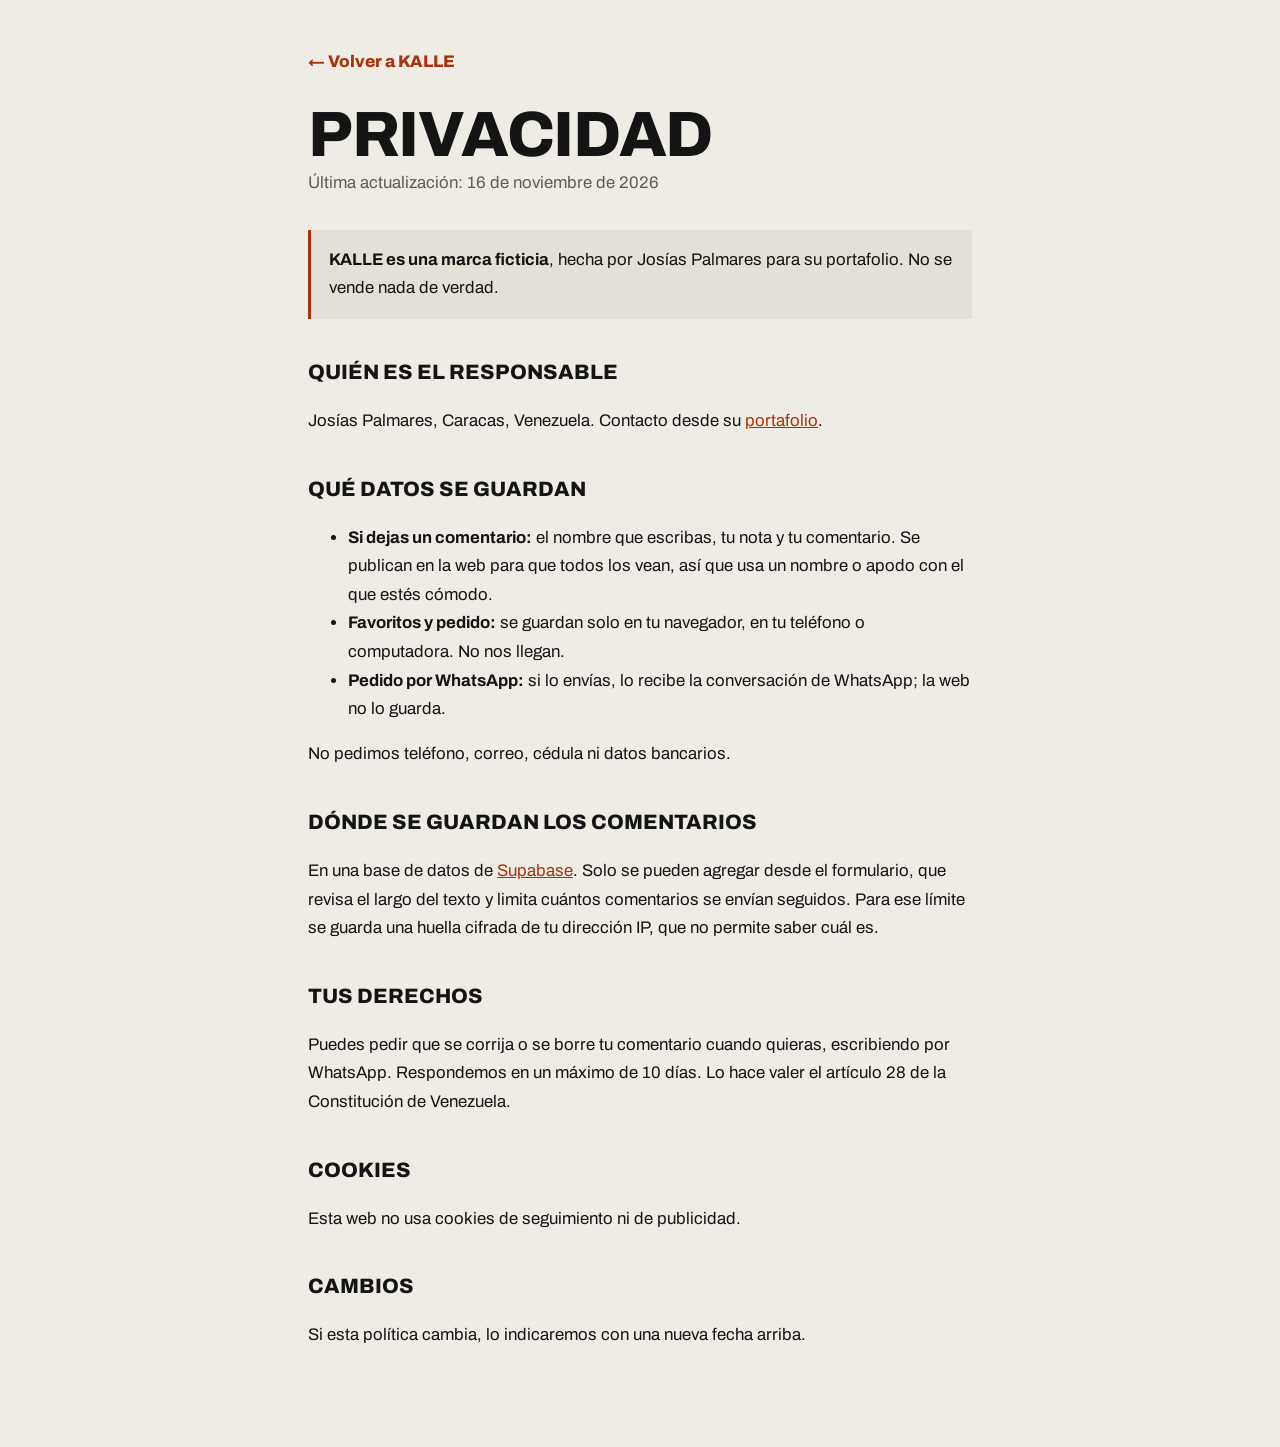
<file: privacidad.html>
<!doctype html>
<html lang="es">
<head>
  <meta charset="utf-8" />
  <meta name="viewport" content="width=device-width, initial-scale=1" />
  <title>Privacidad · KALLE</title>
  <meta name="description" content="Qué datos guarda KALLE cuando comentas o guardas favoritos, y cómo pedir que se borren." />
  <link rel="canonical" href="https://kalle-tienda.vercel.app/privacidad.html" />
  <link rel="preconnect" href="https://fonts.googleapis.com" />
  <link rel="preconnect" href="https://fonts.gstatic.com" crossorigin />
  <link href="https://fonts.googleapis.com/css2?family=Archivo:wdth,wght@100,800;100,400&display=swap" rel="stylesheet" />
  <style>
    :root { --hueso: #efece6; --hueso-2: #e4e0d8; --tinta: #141414; --gris: #5f5b55; --naranja-oscuro: #a8330a; }
    * { box-sizing: border-box; }
    body { margin: 0; background: var(--hueso); color: var(--tinta); font: 400 1.05rem/1.7 'Archivo', system-ui, sans-serif; }
    .legal { max-width: 44rem; margin: 0 auto; padding: 48px 20px 80px; }
    .legal__volver { color: var(--naranja-oscuro); font-weight: 800; text-decoration: none; }
    .legal__volver:hover { text-decoration: underline; }
    h1 { margin: 28px 0 4px; font-size: clamp(2.6rem, 2rem + 4vw, 4rem); font-weight: 800; line-height: 0.95; text-transform: uppercase; letter-spacing: -0.02em; }
    .legal__fecha { margin: 0 0 32px; color: var(--gris); }
    .legal__aviso { padding: 16px 18px; border-left: 3px solid var(--naranja-oscuro); background: var(--hueso-2); }
    h2 { margin: 36px 0 8px; font-size: 1.3rem; font-weight: 800; text-transform: uppercase; }
    a { color: var(--naranja-oscuro); }
  </style>
</head>
<body>
  <main class="legal">
    <a class="legal__volver" href="./">← Volver a KALLE</a>
    <h1>Privacidad</h1>
    <p class="legal__fecha">Última actualización: 16 de noviembre de 2026</p>

    <p class="legal__aviso"><strong>KALLE es una marca ficticia</strong>, hecha por Josías Palmares para su portafolio. No se vende nada de verdad.</p>

    <h2>Quién es el responsable</h2>
    <p>Josías Palmares, Caracas, Venezuela. Contacto desde su <a href="https://josias-palmares.vercel.app" target="_blank" rel="noopener">portafolio</a>.</p>

    <h2>Qué datos se guardan</h2>
    <ul>
      <li><strong>Si dejas un comentario:</strong> el nombre que escribas, tu nota y tu comentario. Se publican en la web para que todos los vean, así que usa un nombre o apodo con el que estés cómodo.</li>
      <li><strong>Favoritos y pedido:</strong> se guardan solo en tu navegador, en tu teléfono o computadora. No nos llegan.</li>
      <li><strong>Pedido por WhatsApp:</strong> si lo envías, lo recibe la conversación de WhatsApp; la web no lo guarda.</li>
    </ul>
    <p>No pedimos teléfono, correo, cédula ni datos bancarios.</p>

    <h2>Dónde se guardan los comentarios</h2>
    <p>En una base de datos de <a href="https://supabase.com" target="_blank" rel="noopener">Supabase</a>. Solo se pueden agregar desde el formulario, que revisa el largo del texto y limita cuántos comentarios se envían seguidos. Para ese límite se guarda una huella cifrada de tu dirección IP, que no permite saber cuál es.</p>

    <h2>Tus derechos</h2>
    <p>Puedes pedir que se corrija o se borre tu comentario cuando quieras, escribiendo por WhatsApp. Respondemos en un máximo de 10 días. Lo hace valer el artículo 28 de la Constitución de Venezuela.</p>

    <h2>Cookies</h2>
    <p>Esta web no usa cookies de seguimiento ni de publicidad.</p>

    <h2>Cambios</h2>
    <p>Si esta política cambia, lo indicaremos con una nueva fecha arriba.</p>
  </main>
</body>
</html>
</file>
<file: css/estilos.css>
/* ============ Sistema de diseño ============ */
:root {
  --hueso: #efece6;
  --hueso-2: #e4e0d8;
  --tinta: #141414;
  --gris: #5f5b55;
  --linea: rgba(20, 20, 20, 0.14);
  --naranja: #ff5b1f;
  --naranja-oscuro: #c63d0a;
  --noche: #0c0c0c;
  --noche-2: #171717;
  --claro: #f4f1ea;
  --claro-2: #a9a49b;

  --letra: 'Archivo', system-ui, sans-serif;
  --serif: 'Instrument Serif', Georgia, serif;
  --margen: clamp(16px, 4vw, 56px);
  --curva: cubic-bezier(0.22, 1, 0.36, 1);
}

*, *::before, *::after { box-sizing: border-box; }
html { scroll-behavior: smooth; }
body {
  margin: 0;
  background: var(--hueso);
  color: var(--tinta);
  font-family: var(--letra);
  font-size: 16px;
  line-height: 1.5;
  overflow-x: hidden;
}
img { display: block; max-width: 100%; }
button { font: inherit; color: inherit; cursor: pointer; }
a { color: inherit; }
em { font-family: var(--serif); font-style: italic; font-weight: 400; }
:focus-visible { outline: 2px solid var(--naranja); outline-offset: 3px; }

.etiqueta {
  margin: 0;
  font-size: 12px;
  font-weight: 600;
  letter-spacing: 0.14em;
  text-transform: uppercase;
  color: var(--gris);
}
.etiqueta--clara { color: var(--claro-2); }

.titulo {
  margin: 0;
  font-size: clamp(48px, 9vw, 132px);
  font-weight: 800;
  font-stretch: 70%;
  line-height: 0.9;
  letter-spacing: -0.02em;
  text-transform: uppercase;
}
.titulo em { text-transform: none; letter-spacing: 0; color: var(--naranja-oscuro); }
.titulo--claro { color: var(--claro); }
.titulo--claro em { color: var(--naranja); }

.boton {
  display: inline-flex;
  align-items: center;
  justify-content: center;
  min-height: 48px;
  padding: 0 24px;
  border: 0;
  border-radius: 999px;
  background: var(--tinta);
  color: var(--hueso);
  font-weight: 600;
  text-decoration: none;
  transition: transform 0.3s var(--curva), background 0.3s;
}
.boton:hover { transform: translateY(-2px); background: #000; }
.boton:active { transform: scale(0.97); }
.boton--grande { min-height: 56px; padding: 0 32px; font-size: 17px; }
.boton--naranja { background: var(--naranja); color: var(--noche); }
.boton--borde { border: 1px solid var(--tinta); background: transparent; color: var(--tinta); }
.boton--borde:hover { background: var(--tinta); color: var(--hueso); }
.boton--naranja:hover { background: #ff7440; }

.flecha {
  width: 48px;
  height: 48px;
  border: 1px solid var(--linea);
  border-radius: 50%;
  background: transparent;
  font-size: 18px;
  transition: background 0.25s, color 0.25s;
}
.flecha:hover { background: var(--tinta); color: var(--hueso); }
.flecha--clara { border-color: rgba(244, 241, 234, 0.25); color: var(--claro); }
.flecha--clara:hover { background: var(--claro); color: var(--noche); }

/* ============ Pantalla de carga ============ */
.carga {
  position: fixed;
  inset: 0;
  z-index: 100;
  display: grid;
  place-items: center;
  background: var(--tinta);
  transition: transform 0.9s var(--curva) 0.15s;
}
.carga.oculta { transform: translateY(-100%); }
.carga__marca {
  display: flex;
  margin: 0;
  overflow: hidden;
  color: var(--hueso);
  font-size: clamp(64px, 16vw, 200px);
  font-weight: 900;
  font-stretch: 62%;
  line-height: 1;
}
.carga__marca span { animation: subir 0.8s var(--curva) both; }
.carga__marca span:nth-child(2) { animation-delay: 0.06s; }
.carga__marca span:nth-child(3) { animation-delay: 0.12s; }
.carga__marca span:nth-child(4) { animation-delay: 0.18s; }
.carga__marca span:nth-child(5) { animation-delay: 0.24s; color: var(--naranja); }
@keyframes subir { from { transform: translateY(105%); } }

/* ============ Encabezado ============ */
.encabezado {
  position: fixed;
  top: 0;
  left: 0;
  right: 0;
  z-index: 20;
  transition: background 0.3s, box-shadow 0.3s, color 0.3s;
}
.encabezado__barra {
  display: flex;
  align-items: center;
  justify-content: space-between;
  gap: 16px;
  padding: 10px var(--margen);
}
.encabezado.con-fondo { background: rgba(239, 236, 230, 0.86); backdrop-filter: blur(12px); box-shadow: 0 1px 0 var(--linea); }
.encabezado.sobre-oscuro { background: rgba(12, 12, 12, 0.8); color: var(--claro); box-shadow: 0 1px 0 rgba(255, 255, 255, 0.08); }
.encabezado__logo {
  font-size: 26px;
  font-weight: 900;
  font-stretch: 62%;
  letter-spacing: 0.02em;
  text-decoration: none;
}
.encabezado__menu { display: flex; gap: 28px; }
.encabezado__menu a { font-size: 14px; font-weight: 500; text-decoration: none; opacity: 0.75; transition: opacity 0.2s; }
.encabezado__menu a:hover { opacity: 1; }
.encabezado__pedido {
  display: inline-flex;
  align-items: center;
  gap: 8px;
  min-height: 44px;
  padding: 0 8px 0 18px;
  border: 1px solid currentColor;
  border-radius: 999px;
  background: transparent;
  font-size: 14px;
  font-weight: 600;
}
.encabezado__cuenta {
  display: grid;
  place-items: center;
  min-width: 30px;
  height: 30px;
  padding: 0 6px;
  border-radius: 999px;
  background: var(--naranja);
  color: var(--noche);
  font-size: 13px;
}
.encabezado__cuenta.salta { animation: salto 0.5s var(--curva); }
@keyframes salto { 40% { transform: scale(1.35); } }

/* ============ Looks (rueda) ============ */
.looks {
  position: relative;
  display: grid;
  grid-template-rows: auto 1fr auto;
  min-height: 100svh;
  padding: 116px var(--margen) 28px;
  overflow: hidden;
}
.looks__arriba { position: relative; z-index: 2; display: flex; justify-content: space-between; align-items: baseline; gap: 24px; }
.looks__lema { margin: 0; max-width: 22ch; font-size: clamp(18px, 2vw, 24px); line-height: 1.2; text-align: right; }
.looks__lema em { color: var(--naranja-oscuro); }
.looks__fondo {
  position: absolute;
  left: 50%;
  top: 46%;
  margin: 0;
  transform: translate(-50%, -50%);
  color: var(--hueso-2);
  font-size: clamp(140px, 34vw, 560px);
  font-weight: 900;
  font-stretch: 62%;
  line-height: 0.8;
  letter-spacing: -0.03em;
  white-space: nowrap;
  pointer-events: none;
  user-select: none;
}

.rueda {
  --alto: min(64svh, 640px);
  --ancho: calc(var(--alto) * 0.42);
  position: relative;
  z-index: 1;
  min-height: calc(var(--alto) + 20px);
  touch-action: pan-y;
  cursor: grab;
  user-select: none;
  -webkit-user-select: none;
}
.rueda:active { cursor: grabbing; }
.rueda:focus-visible { outline-offset: -6px; }
.rueda__item {
  --ancho-item: calc(var(--alto) * var(--proporcion, 0.42));
  position: absolute;
  left: 50%;
  bottom: 0;
  width: var(--ancho-item);
  height: var(--alto);
  margin-left: calc(var(--ancho-item) / -2);
  transform-origin: 50% 100%;
  will-change: transform, opacity;
}
.rueda__item img {
  width: 100%;
  height: 100%;
  object-fit: contain;
  object-position: 50% 100%;
  pointer-events: none;
  -webkit-user-drag: none;
}
.rueda__item::after {
  content: '';
  position: absolute;
  left: 15%;
  right: 15%;
  bottom: -6px;
  height: 14px;
  border-radius: 50%;
  background: radial-gradient(closest-side, rgba(20, 20, 20, 0.28), transparent);
  z-index: -1;
}

.looks__abajo {
  position: relative;
  z-index: 2;
  display: flex;
  justify-content: space-between;
  align-items: flex-end;
  gap: 24px;
  margin-top: 16px;
}
.looks__numero { margin: 0 0 4px; font-size: 13px; font-weight: 600; letter-spacing: 0.1em; color: var(--gris); }
.looks__nombre {
  margin: 0;
  font-size: clamp(32px, 4.4vw, 60px);
  font-weight: 800;
  font-stretch: 70%;
  line-height: 0.95;
  text-transform: uppercase;
}
.looks__piezas { margin: 6px 0 0; color: var(--gris); }
.looks__precio { margin: 4px 0 0; font-size: 22px; font-weight: 700; }
.looks__info.cambia > * { animation: aparecer 0.5s var(--curva) both; }
.looks__info.cambia > *:nth-child(2) { animation-delay: 0.04s; }
.looks__info.cambia > *:nth-child(3) { animation-delay: 0.08s; }
.looks__info.cambia > *:nth-child(4) { animation-delay: 0.12s; }
@keyframes aparecer { from { opacity: 0; transform: translateY(10px); } }
.looks__controles { display: flex; align-items: center; gap: 10px; }
.looks__ayuda { margin: 0 8px 0 0; font-size: 13px; color: var(--gris); }

/* ============ Cinta ============ */
.cinta { overflow: hidden; padding: 16px 0; background: var(--tinta); color: var(--hueso); }
.cinta__pista { display: flex; width: max-content; animation: correr 30s linear infinite; }
.cinta__pista span {
  padding: 0 28px;
  font-size: 15px;
  font-weight: 600;
  letter-spacing: 0.08em;
  text-transform: uppercase;
  white-space: nowrap;
}
.cinta__pista span::after { content: '✦'; margin-left: 56px; color: var(--naranja); }
@keyframes correr { to { transform: translateX(-50%); } }

/* ============ Vitrina de ropa ============ */
.ropa { padding: clamp(72px, 10vw, 140px) var(--margen); }
.ropa__cabeza { display: flex; justify-content: space-between; align-items: flex-end; gap: 32px; flex-wrap: wrap; }
.ropa__texto { margin: 0; max-width: 34ch; color: var(--gris); font-size: 17px; }
.ropa__barra {
  display: flex;
  justify-content: space-between;
  align-items: center;
  gap: 16px;
  flex-wrap: wrap;
  margin: 40px 0 28px;
  padding-top: 20px;
  border-top: 1px solid var(--linea);
}
.filtros { display: flex; gap: 8px; flex-wrap: wrap; }
.filtro, .barajar {
  min-height: 44px;
  padding: 0 18px;
  border: 1px solid var(--linea);
  border-radius: 999px;
  background: transparent;
  font-size: 14px;
  font-weight: 500;
  transition: background 0.2s, color 0.2s, border-color 0.2s;
}
.filtro:hover, .barajar:hover { border-color: var(--tinta); }
.filtro.activo { background: var(--tinta); border-color: var(--tinta); color: var(--hueso); }
.barajar { font-weight: 600; }

.prendas {
  display: grid;
  grid-template-columns: repeat(4, 1fr);
  gap: clamp(12px, 1.6vw, 24px);
  margin: 0;
  padding: 0;
  list-style: none;
}
.prenda { position: relative; }
.prenda[hidden] { display: none; }
.prenda__foto {
  position: relative;
  aspect-ratio: 4 / 5;
  overflow: hidden;
  border-radius: 6px;
  background: var(--hueso-2);
}
.prenda__foto img {
  width: 100%;
  height: 100%;
  object-fit: contain;
  object-position: 50% 0;
  transform: scale(var(--zoom));
  transform-origin: var(--foco);
  transition: transform 0.7s var(--curva);
}
.prenda:hover .prenda__foto img { transform: scale(calc(var(--zoom) * 1.06)); }
.prenda__tipo {
  position: absolute;
  top: 10px;
  left: 10px;
  padding: 4px 10px;
  border-radius: 999px;
  background: rgba(239, 236, 230, 0.9);
  font-size: 11px;
  font-weight: 600;
  letter-spacing: 0.08em;
  text-transform: uppercase;
}
.prenda__fila { display: flex; justify-content: space-between; gap: 12px; margin-top: 12px; }
.prenda__nombre { margin: 0; font-size: 15px; font-weight: 600; line-height: 1.3; }
.prenda__abrir { all: unset; cursor: pointer; }
.prenda__abrir::after { content: ''; position: absolute; inset: 0; }
.prenda__abrir:focus-visible::after { outline: 2px solid var(--naranja); outline-offset: 4px; border-radius: 6px; }
.prenda__precio { margin: 0; font-weight: 700; }
@media (hover: hover) {
  .prendas:has(.prenda:hover) .prenda:not(:hover) { opacity: 0.55; }
}
.prenda { transition: opacity 0.35s; }

/* ============ Cierre y pie ============ */
.cierre {
  display: grid;
  justify-items: center;
  gap: 18px;
  padding: clamp(90px, 12vw, 160px) var(--margen);
  text-align: center;
}
.cierre__frase {
  margin: 0;
  max-width: 14ch;
  font-size: clamp(44px, 8vw, 116px);
  font-weight: 800;
  font-stretch: 70%;
  line-height: 0.92;
  text-transform: uppercase;
}
.cierre__frase em { text-transform: none; color: var(--naranja-oscuro); }
.cierre__texto { margin: 0 0 8px; max-width: 46ch; color: var(--gris); font-size: 17px; }

.pie { overflow: hidden; padding: 0 var(--margen) 28px; background: var(--tinta); color: var(--hueso); }
.pie__marca {
  margin: 0 0 0 -0.04em;
  font-size: 30vw;
  font-weight: 900;
  font-stretch: 62%;
  line-height: 0.8;
  letter-spacing: -0.03em;
}
.pie__marca::first-letter { color: var(--naranja); }
.pie__fila {
  display: flex;
  justify-content: space-between;
  gap: 16px;
  flex-wrap: wrap;
  margin-top: 28px;
  font-size: 14px;
  color: var(--claro-2);
}
.pie__fila p { margin: 0; }

/* ============ Ventanas (ficha, escaparate, pedido) ============ */
dialog { border: 0; padding: 0; color: inherit; }
dialog::backdrop { background: rgba(12, 12, 12, 0.55); backdrop-filter: blur(4px); }
dialog[open] { animation: entrar 0.45s var(--curva); }
@keyframes entrar { from { opacity: 0; transform: translateY(24px) scale(0.98); } }

.cerrar {
  position: absolute;
  top: 14px;
  right: 14px;
  z-index: 3;
  width: 44px;
  height: 44px;
  border: 1px solid var(--linea);
  border-radius: 50%;
  background: var(--hueso);
  font-size: 16px;
}
.cerrar--claro { border-color: rgba(255, 255, 255, 0.2); background: var(--noche-2); color: var(--claro); }

.ficha {
  width: min(920px, calc(100% - 32px));
  max-height: calc(100svh - 32px);
  border-radius: 14px;
  background: var(--hueso);
}
.ficha[open] { display: grid; grid-template-columns: 1fr 1fr; }
.ficha__foto { display: grid; place-items: end center; padding: 32px 24px 0; background: var(--hueso-2); }
.ficha__foto img { max-height: min(72svh, 620px); width: auto; }
.ficha__datos { display: flex; flex-direction: column; gap: 12px; padding: 56px 32px 32px; overflow-y: auto; }
.ficha__nombre { margin: 0; font-size: clamp(30px, 3.6vw, 44px); font-weight: 800; font-stretch: 70%; line-height: 0.95; text-transform: uppercase; }
.ficha__precio { margin: 0; font-size: 24px; font-weight: 700; }
.ficha__nota { margin: 0; color: var(--gris); }

.tallas { display: flex; flex-wrap: wrap; gap: 8px; margin: 8px 0 0; padding: 0; border: 0; }
.tallas legend { margin-bottom: 8px; padding: 0; font-size: 13px; font-weight: 600; letter-spacing: 0.08em; text-transform: uppercase; }
.talla { position: relative; }
.talla input { position: absolute; opacity: 0; inset: 0; margin: 0; cursor: pointer; }
.talla span {
  display: grid;
  place-items: center;
  min-width: 52px;
  height: 44px;
  padding: 0 10px;
  border: 1px solid var(--linea);
  border-radius: 8px;
  font-weight: 600;
  transition: background 0.2s, color 0.2s, border-color 0.2s;
}
.talla input:checked + span { background: var(--tinta); border-color: var(--tinta); color: var(--hueso); }
.talla input:focus-visible + span { outline: 2px solid var(--naranja); outline-offset: 2px; }
.tallas--claras .talla span { border-color: rgba(255, 255, 255, 0.18); }
.tallas--claras .talla input:checked + span { background: var(--naranja); border-color: var(--naranja); color: var(--noche); }
.aviso { min-height: 1.5em; margin: 0; color: #a3300a; font-size: 14px; font-weight: 600; }
.escaparate .aviso { color: #ff8a5c; }

/* Pedido */
.pedido {
  width: min(480px, 100%);
  max-width: 100%;
  height: 100%;
  max-height: 100%;
  margin: 0 0 0 auto;
  padding: 28px;
  background: var(--hueso);
}
.pedido[open] { display: flex; flex-direction: column; gap: 16px; animation: deslizar 0.45s var(--curva); }
@keyframes deslizar { from { transform: translateX(100%); } }
.pedido__titulo { margin: 0; font-size: 34px; font-weight: 800; font-stretch: 70%; text-transform: uppercase; }
.pedido__lista { display: grid; gap: 12px; margin: 0; padding: 0; overflow-y: auto; list-style: none; }
.renglon { display: grid; grid-template-columns: 64px 1fr auto; align-items: center; gap: 12px; padding-bottom: 12px; border-bottom: 1px solid var(--linea); }
.renglon img { width: 64px; height: 64px; object-fit: contain; border-radius: 6px; background: var(--hueso-2); }
.renglon p { margin: 0; }
.renglon__nombre { font-weight: 600; line-height: 1.25; }
.renglon__talla { color: var(--gris); font-size: 14px; }
.renglon__quitar { min-height: 44px; border: 0; background: none; color: var(--gris); font-size: 13px; text-decoration: underline; }
.pedido__vacio { margin: 0; color: var(--gris); }
.pedido__total { display: flex; justify-content: space-between; margin-top: auto; padding-top: 12px; border-top: 1px solid var(--tinta); font-size: 20px; }
.boton[aria-disabled='true'] { opacity: 0.4; pointer-events: none; }

/* ============ Aparecer al bajar ============ */
[data-revelar] { opacity: 0; transform: translateY(32px); transition: opacity 0.8s var(--curva), transform 0.8s var(--curva); }
[data-revelar].visible { opacity: 1; transform: none; }

/* ============ Tablet y teléfono ============ */
@media (max-width: 900px) {
  .prendas { grid-template-columns: repeat(2, 1fr); }
  .ficha[open] { grid-template-columns: 1fr; overflow-y: auto; }
  .ficha__foto img { max-height: 46svh; }
  .ficha__datos { padding: 24px 20px 28px; overflow: visible; }
}

@media (max-width: 640px) {
  .encabezado__menu { display: none; }
  .looks { padding-top: 104px; }
  .looks__arriba { flex-direction: column; gap: 6px; }
  .looks__lema { text-align: left; }
  .rueda { --alto: 52svh; }
  .looks__abajo { flex-direction: column; align-items: stretch; }
  .looks__controles { justify-content: space-between; }
  .looks__ayuda { display: none; }
  .looks__controles .boton { flex: 1; }
  .ropa__barra { flex-direction: column; flex-wrap: nowrap; align-items: stretch; }
  .filtros { min-width: 0; flex-wrap: nowrap; overflow-x: auto; margin: 0 calc(var(--margen) * -1); padding: 0 var(--margen); scrollbar-width: none; }
  .filtro { flex-shrink: 0; }
  .pedido { padding: 20px; }
}

@media (prefers-reduced-motion: reduce) {
  *, *::before, *::after { animation-duration: 0.01ms !important; animation-iteration-count: 1 !important; transition-duration: 0.01ms !important; }
  html { scroll-behavior: auto; }
  [data-revelar] { opacity: 1; transform: none; }
}
</file>
<file: css/secciones.css>
/* Secciones (usa los tokens de estilos.css) */

.sr {
  position: absolute;
  width: 1px;
  height: 1px;
  overflow: hidden;
  clip: rect(0 0 0 0);
  white-space: nowrap;
}

/* ============ Anuncio y progreso ============ */
.anuncio {
  display: flex;
  justify-content: center;
  align-items: center;
  gap: 12px;
  margin: 0;
  padding: 7px var(--margen);
  background: var(--tinta);
  color: var(--hueso);
  font-size: 12px;
  font-weight: 600;
  letter-spacing: 0.1em;
  text-transform: uppercase;
}
.anuncio__reloj { color: var(--naranja); font-variant-numeric: tabular-nums; }
.progreso { height: 2px; }
.progreso span {
  display: block;
  height: 100%;
  background: var(--naranja);
  transform: scaleX(0);
  transform-origin: 0 50%;
}
.carga__frase {
  position: absolute;
  bottom: 12vh;
  margin: 0;
  color: var(--claro-2);
  font-size: 14px;
  letter-spacing: 0.08em;
  animation: aparecer 0.6s var(--curva) 0.4s both;
}

/* Botones que se dejan jalar por el cursor */
.boton { transform: translate(var(--mx, 0px), var(--my, 0px)); }
.boton:hover { transform: translate(var(--mx, 0px), calc(var(--my, 0px) - 2px)); }

/* ============ Sello que gira ============ */
.sello {
  position: absolute;
  right: var(--margen);
  top: 34%;
  z-index: 3;
  width: 116px;
  height: 116px;
  fill: var(--tinta);
  font-size: 10.6px;
  font-weight: 700;
  letter-spacing: 0.12em;
  animation: girar 14s linear infinite;
}
.sello circle { fill: var(--naranja); }
@keyframes girar { to { transform: rotate(360deg); } }

/* ============ Catálogo ============ */
.catalogo { padding: 0 var(--margen) clamp(80px, 10vw, 140px); }
.catalogo__cabeza { display: grid; gap: 12px; }
.catalogo__texto { margin: 0; max-width: 46ch; color: var(--gris); font-size: 17px; }
.catalogo__barra {
  display: flex;
  justify-content: space-between;
  align-items: center;
  gap: 16px;
  flex-wrap: wrap;
  margin: 36px 0 12px;
  padding-top: 20px;
  border-top: 1px solid var(--linea);
}
.pestanas { display: flex; gap: 8px; flex-wrap: wrap; }
.catalogo__herramientas { display: flex; gap: 10px; flex-wrap: wrap; }
.buscador input, .ordenar select, .selector select {
  min-height: 44px;
  padding: 0 18px;
  border: 1px solid var(--linea);
  border-radius: 999px;
  background: transparent;
  color: inherit;
  font: inherit;
  font-size: 14px;
}
.buscador input { width: min(280px, 100%); }
.buscador input:focus, .ordenar select:focus { outline: 2px solid var(--naranja); outline-offset: 2px; }
.catalogo__estado { margin: 0 0 20px; color: var(--gris); font-size: 14px; }
.catalogo__vacio { margin: 24px 0; font-size: 18px; }
.catalogo__mas { display: flex; justify-content: center; margin-top: 40px; }
.catalogo__mas[hidden] { display: none; }
.prenda--nueva { animation: aparecer 0.6s var(--curva) both; }

/* ============ Showroom de zapatos ============ */
.zapatos {
  padding: clamp(80px, 11vw, 150px) var(--margen);
  background:
    radial-gradient(ellipse 80% 40% at 50% 0%, rgba(255, 255, 255, 0.05), transparent 70%),
    linear-gradient(#1b1d20, #121315);
  color: var(--claro);
}
.zapatos__cabeza { display: flex; justify-content: space-between; align-items: flex-end; gap: 32px; flex-wrap: wrap; margin-bottom: 40px; }
.zapatos__cabeza .titulo { margin-top: 12px; }
.zapatos__lado { display: grid; justify-items: start; gap: 16px; max-width: 360px; }
.zapatos__texto { margin: 0; color: var(--claro-2); font-size: 17px; }
.barajar--claro { border-color: rgba(255, 255, 255, 0.2); color: var(--claro); }
.barajar--claro:hover { border-color: var(--claro); }

.showroom {
  display: grid;
  grid-template-columns: repeat(5, 1fr);
  gap: 8px clamp(12px, 2vw, 28px);
  margin: 0;
  padding: 0;
  list-style: none;
}
.repisa {
  --x: 50%;
  position: relative;
  display: grid;
  grid-template-rows: auto 1fr auto auto;
  padding: 0 4px 18px;
  isolation: isolate;
}
/* Foco y cono de luz */
.repisa__foco {
  justify-self: center;
  width: 34px;
  height: 7px;
  border-radius: 0 0 8px 8px;
  background: linear-gradient(#34373b, #1e2023);
  box-shadow: 0 3px 8px rgba(255, 236, 214, 0.25);
}
.repisa::before {
  content: '';
  position: absolute;
  inset: 4px 0 30px;
  z-index: -1;
  background: radial-gradient(ellipse 46% 88% at 50% 0%, rgba(255, 238, 220, 0.16), rgba(255, 238, 220, 0.04) 55%, transparent 75%);
  transition: opacity 0.4s, filter 0.4s;
}
.repisa:hover::before, .repisa.activo::before { filter: brightness(1.7); }
.repisa__zapato {
  align-self: end;
  width: 86%;
  aspect-ratio: 2 / 1;
  margin: 46px auto 0;
  object-fit: contain;
  object-position: 50% 100%;
  filter: drop-shadow(0 10px 8px rgba(0, 0, 0, 0.6));
  transition: transform 0.5s var(--curva);
}
.repisa:hover .repisa__zapato, .repisa.activo .repisa__zapato { transform: translateY(-6px) scale(1.04); }
/* Vidrio de la repisa */
.repisa__vidrio {
  position: relative;
  height: 5px;
  margin-top: 2px;
  border-radius: 2px;
  background: linear-gradient(rgba(255, 255, 255, 0.4), rgba(255, 255, 255, 0.08));
  box-shadow: 0 10px 18px rgba(0, 0, 0, 0.55);
}
/* Luz LED que sigue al cursor */
.repisa__vidrio::after {
  content: '';
  position: absolute;
  left: -6%;
  right: -6%;
  top: -3px;
  height: 14px;
  border-radius: 8px;
  background: radial-gradient(ellipse 42% 100% at var(--x) 50%, #ffd2b0, #ff7a2f 30%, rgba(255, 91, 31, 0.55) 55%, transparent 80%);
  filter: blur(3px);
  opacity: 0;
  transition: opacity 0.35s;
}
.repisa__vidrio::before {
  content: '';
  position: absolute;
  left: 0;
  right: 0;
  top: 4px;
  height: 70px;
  background: radial-gradient(ellipse 40% 100% at var(--x) 0%, rgba(255, 110, 40, 0.35), transparent 70%);
  opacity: 0;
  transition: opacity 0.35s;
  pointer-events: none;
}
.repisa:hover .repisa__vidrio::after, .repisa:hover .repisa__vidrio::before,
.repisa.activo .repisa__vidrio::after, .repisa.activo .repisa__vidrio::before { opacity: 1; }
.repisa__fila { display: flex; justify-content: space-between; align-items: baseline; gap: 10px; margin-top: 16px; }
.repisa__nombre { margin: 0; font-size: 17px; font-weight: 800; font-stretch: 70%; letter-spacing: 0.04em; color: var(--claro-2); transition: color 0.3s; }
.repisa:hover .repisa__nombre, .repisa.activo .repisa__nombre { color: var(--claro); }
.repisa__precio { margin: 0; font-size: 14px; font-weight: 600; color: var(--claro-2); }
.repisa__abrir { all: unset; cursor: pointer; }
.repisa__abrir::after { content: ''; position: absolute; inset: 0; }
.repisa__abrir:focus-visible::after { outline: 2px solid var(--naranja); outline-offset: 2px; border-radius: 8px; }

/* ============ Escaparate ============ */
.escaparate {
  width: 100%;
  max-width: 100%;
  height: 100%;
  max-height: 100%;
  margin: 0;
  overflow: hidden;
  background:
    radial-gradient(ellipse 60% 50% at 55% 0%, rgba(255, 240, 225, 0.08), transparent 70%),
    linear-gradient(#1a1c1f, #0f1012);
  color: var(--claro);
}
.escaparate[open] { display: block; animation: aparecer-suave 0.4s ease both; }
@keyframes aparecer-suave { from { opacity: 0; } }
.escaparate__info {
  position: absolute;
  top: clamp(56px, 9vh, 96px);
  left: var(--margen);
  z-index: 2;
  max-width: min(520px, 44vw);
}
.escaparate__nombre {
  margin: 10px 0 12px;
  font-size: clamp(56px, 8.4vw, 132px);
  font-weight: 900;
  font-stretch: 62%;
  line-height: 0.86;
  letter-spacing: -0.01em;
}
.escaparate__desc { margin: 0; max-width: 34ch; color: var(--claro-2); font-size: 16px; }
.escaparate__escena { position: absolute; inset: 0; z-index: 1; }
.escaparate__zapato {
  position: absolute;
  left: 50%;
  bottom: 17%;
  width: min(64vw, 1080px);
  max-height: 62vh;
  object-fit: contain;
  object-position: 50% 100%;
  transform: translateX(-46%);
  filter: drop-shadow(0 34px 30px rgba(0, 0, 0, 0.6));
}
.pedestal {
  position: absolute;
  left: 50%;
  bottom: calc(17% - 26px);
  width: min(48vw, 820px);
  height: 12px;
  border-radius: 6px;
  transform: translateX(-46%);
  background: linear-gradient(90deg, rgba(255, 122, 47, 0), #ff7a2f 15%, #ffc8a3 50%, #ff7a2f 85%, rgba(255, 122, 47, 0));
  box-shadow: 0 0 34px 10px rgba(255, 91, 31, 0.55), 0 0 140px 50px rgba(255, 91, 31, 0.18);
  animation: latir 4s ease-in-out infinite;
}
@keyframes latir { 50% { opacity: 0.78; } }
.vecino {
  position: absolute;
  bottom: 12%;
  z-index: 1;
  width: min(30vw, 440px);
  padding: 0;
  border: 0;
  background: none;
  opacity: 0.55;
  transition: opacity 0.3s, transform 0.4s var(--curva);
}
.vecino img { width: 100%; filter: drop-shadow(0 18px 16px rgba(0, 0, 0, 0.6)); }
.vecino--antes { left: 0; transform: translateX(-62%); }
.vecino--despues { right: 0; transform: translateX(62%) scaleX(-1); }
.vecino:hover, .vecino:focus-visible { opacity: 0.95; }
.vecino--antes:hover { transform: translateX(-52%); }
.vecino--despues:hover { transform: translateX(52%) scaleX(-1); }
.escaparate__panel {
  position: absolute;
  right: var(--margen);
  top: 50%;
  z-index: 3;
  display: flex;
  flex-direction: column;
  gap: 14px;
  width: min(300px, 30vw);
  padding: 22px;
  border: 1px solid rgba(255, 255, 255, 0.1);
  border-radius: 14px;
  background: rgba(20, 21, 23, 0.72);
  backdrop-filter: blur(14px);
  transform: translateY(-50%);
}
.escaparate__color { margin: 0; font-weight: 600; }
.escaparate__ficha { display: flex; gap: 24px; margin: 0; }
.escaparate__ficha dt { font-size: 11px; letter-spacing: 0.1em; text-transform: uppercase; color: var(--claro-2); }
.escaparate__ficha dd { margin: 2px 0 0; font-size: 14px; font-weight: 600; }
.selector { display: grid; gap: 6px; font-size: 12px; font-weight: 600; letter-spacing: 0.08em; text-transform: uppercase; color: var(--claro-2); }
.selector select { border-color: rgba(255, 255, 255, 0.2); border-radius: 10px; color: var(--claro); background: #1d1f22; text-transform: none; letter-spacing: 0; }
.escaparate__precio { margin: 0; font-size: 30px; font-weight: 800; }
.escaparate .aviso { min-height: 0; }

/* ============ Cómo comprar ============ */
.comprar { padding: clamp(80px, 10vw, 140px) var(--margen); }
.comprar__cabeza { display: grid; gap: 12px; margin-bottom: 56px; }
.pasos {
  --avance: 0;
  position: relative;
  display: grid;
  grid-template-columns: repeat(4, 1fr);
  gap: clamp(16px, 2.4vw, 40px);
  margin: 0;
  padding: 36px 0 0;
  list-style: none;
}
.pasos::before, .pasos::after {
  content: '';
  position: absolute;
  top: 0;
  left: 0;
  right: 0;
  height: 2px;
  background: var(--linea);
}
.pasos::after { background: var(--naranja); transform: scaleX(var(--avance)); transform-origin: 0 50%; }
.paso { position: relative; opacity: 0.35; transition: opacity 0.5s; }
.paso.encendido { opacity: 1; }
.paso::before {
  content: '';
  position: absolute;
  top: -42px;
  left: 0;
  width: 12px;
  height: 12px;
  border-radius: 50%;
  background: var(--hueso);
  border: 2px solid var(--tinta);
  transition: background 0.4s;
}
.paso.encendido::before { background: var(--naranja); border-color: var(--naranja); }
.paso__numero {
  display: block;
  color: transparent;
  -webkit-text-stroke: 1.5px var(--tinta);
  font-size: clamp(56px, 6vw, 88px);
  font-weight: 900;
  font-stretch: 62%;
  line-height: 1;
}
.paso.encendido .paso__numero { color: var(--naranja-oscuro); -webkit-text-stroke-color: var(--naranja-oscuro); transition: color 0.5s; }
.paso__titulo { margin: 14px 0 8px; font-size: 22px; font-weight: 800; font-stretch: 75%; text-transform: uppercase; }
.paso__texto { margin: 0; color: var(--gris); }

/* ============ Opiniones ============ */
.opiniones { padding: clamp(80px, 10vw, 140px) 0; background: var(--hueso-2); }
.opiniones__cabeza { display: grid; gap: 12px; padding: 0 var(--margen); margin-bottom: 40px; }
.nota { display: flex; align-items: center; gap: 16px; margin-top: 8px; }
.nota__numero { margin: 0; font-size: 64px; font-weight: 900; font-stretch: 62%; line-height: 1; }
.estrellas { margin: 0; color: var(--naranja-oscuro); font-size: 20px; letter-spacing: 2px; }
.nota__texto { margin: 0; color: var(--gris); }
.resenas { display: grid; gap: 16px; overflow: hidden; }
.resenas__fila { display: flex; gap: 16px; width: max-content; margin: 0; padding: 0; list-style: none; animation: correr 60s linear infinite; }
.resenas__fila--reversa { animation-direction: reverse; animation-duration: 70s; }
.resenas:hover .resenas__fila { animation-play-state: paused; }
.resena {
  display: grid;
  gap: 12px;
  width: 340px;
  padding: 22px;
  border-radius: 12px;
  background: var(--hueso);
}
.resena__texto { margin: 0; font-size: 16px; line-height: 1.45; }
.resena__quien { display: flex; align-items: center; gap: 10px; }
.resena__avatar {
  display: grid;
  place-items: center;
  width: 38px;
  height: 38px;
  border-radius: 50%;
  background: var(--tinta);
  color: var(--hueso);
  font-size: 14px;
  font-weight: 700;
}
.resena__nombre { margin: 0; font-weight: 700; font-size: 14px; }
.resena__zona { margin: 0; color: var(--gris); font-size: 13px; }

/* Comentarios */
.comentar {
  display: grid;
  grid-template-columns: 1fr 1.4fr;
  gap: 24px 56px;
  margin: 72px var(--margen) 0;
  padding-top: 40px;
  border-top: 1px solid var(--linea);
}
.comentar__titulo { margin: 0 0 10px; font-size: clamp(30px, 3.4vw, 46px); font-weight: 800; font-stretch: 70%; line-height: 1; text-transform: uppercase; }
.comentar__titulo em { text-transform: none; color: var(--naranja-oscuro); }
.comentar__nota { margin: 0; color: var(--gris); }
.formulario { display: grid; grid-template-columns: 1fr auto; gap: 14px 20px; align-items: end; }
.campo { display: grid; gap: 6px; margin: 0; padding: 0; border: 0; font-size: 13px; font-weight: 600; }
.campo--ancho, .formulario .aviso, .formulario .boton { grid-column: 1 / -1; }
.formulario .boton { justify-self: start; }
.campo small { font-weight: 400; color: var(--gris); }
.campo input, .campo textarea {
  width: 100%;
  padding: 12px 14px;
  border: 1px solid var(--linea);
  border-radius: 10px;
  background: var(--hueso);
  color: inherit;
  font: inherit;
  font-size: 16px;
  resize: vertical;
}
.campo input:focus, .campo textarea:focus { outline: 2px solid var(--naranja); outline-offset: 1px; }
.campo--estrellas legend { padding: 0; margin-bottom: 6px; }
/* Estrellas en orden inverso para que ~ pinte las anteriores */
.elegir-estrellas { display: flex; flex-direction: row-reverse; justify-content: flex-end; }
.elegir-estrellas input { position: absolute; opacity: 0; width: 1px; height: 1px; }
.elegir-estrellas label { padding: 4px 3px; color: #c9c3b8; font-size: 30px; line-height: 1; cursor: pointer; transition: color 0.15s, transform 0.15s; }
.elegir-estrellas input:checked ~ label,
.elegir-estrellas label:hover, .elegir-estrellas label:hover ~ label { color: var(--naranja-oscuro); }
.elegir-estrellas label:hover { transform: scale(1.2); }
.elegir-estrellas input:focus-visible + label { outline: 2px solid var(--naranja); border-radius: 4px; }
.comentarios { grid-column: 1 / -1; display: grid; grid-template-columns: repeat(auto-fill, minmax(280px, 1fr)); gap: 14px; margin: 0; padding: 0; list-style: none; }
.comentarios .resena { width: auto; animation: aparecer 0.5s var(--curva) both; }

/* ============ Ubicación ============ */
.ubicacion {
  display: grid;
  grid-template-columns: 1fr 1.3fr;
  gap: 40px;
  align-items: center;
  padding: clamp(80px, 10vw, 140px) var(--margen);
}
.ubicacion__datos { display: grid; gap: 18px; justify-items: start; }
.ubicacion__lista { display: grid; gap: 16px; margin: 8px 0; }
.ubicacion__lista dt { font-size: 12px; font-weight: 700; letter-spacing: 0.12em; text-transform: uppercase; color: var(--gris); }
.ubicacion__lista dd { margin: 4px 0 0; font-size: 17px; }
.abierto { display: inline-flex; align-items: center; gap: 8px; font-weight: 700; }
.abierto::before { content: ''; width: 10px; height: 10px; border-radius: 50%; background: currentColor; animation: latir 1.6s ease-in-out infinite; }
.abierto--si { color: #1f7a3a; }
.abierto--no { color: #a3300a; }
.mapa { position: relative; overflow: hidden; border-radius: 14px; background: var(--hueso-2); }
.mapa iframe { display: block; width: 100%; height: clamp(320px, 42vw, 520px); border: 0; filter: grayscale(1) contrast(1.05); }
.mapa__pin {
  position: absolute;
  left: 14px;
  bottom: 14px;
  padding: 8px 14px;
  border-radius: 999px;
  background: var(--tinta);
  color: var(--hueso);
  font-weight: 900;
  font-stretch: 62%;
  font-size: 18px;
  letter-spacing: 0.04em;
}

/* ============ Preguntas ============ */
.preguntas { display: grid; grid-template-columns: 1fr 1.5fr; gap: 40px; padding: 0 var(--margen) clamp(80px, 10vw, 140px); }
.preguntas__cabeza { display: grid; gap: 12px; align-content: start; }
.acordeon { border-top: 1px solid var(--linea); }
.acordeon details { border-bottom: 1px solid var(--linea); }
.acordeon summary {
  display: flex;
  justify-content: space-between;
  align-items: center;
  gap: 16px;
  min-height: 64px;
  padding: 14px 0;
  font-size: 19px;
  font-weight: 700;
  cursor: pointer;
  list-style: none;
}
.acordeon summary::-webkit-details-marker { display: none; }
.acordeon summary::after {
  content: '+';
  flex-shrink: 0;
  display: grid;
  place-items: center;
  width: 36px;
  height: 36px;
  border: 1px solid var(--linea);
  border-radius: 50%;
  font-size: 20px;
  font-weight: 400;
  transition: transform 0.35s var(--curva), background 0.3s, color 0.3s;
}
.acordeon details[open] summary::after { transform: rotate(45deg); background: var(--tinta); color: var(--hueso); }
.acordeon details p { margin: 0; padding: 0 56px 22px 0; color: var(--gris); font-size: 17px; }
/* Abrir y cerrar animado donde se pueda */
@supports (interpolate-size: allow-keywords) {
  .acordeon { interpolate-size: allow-keywords; }
  .acordeon details::details-content { height: 0; overflow: hidden; transition: height 0.4s var(--curva), content-visibility 0.4s allow-discrete; }
  .acordeon details[open]::details-content { height: auto; }
}

/* ============ Aviso flotante, vuelo al pedido y confeti ============ */
.aviso-flotante {
  position: fixed;
  left: 50%;
  bottom: 24px;
  z-index: 70;
  max-width: calc(100% - 32px);
  width: max-content;
  padding: 14px 22px;
  border-radius: 16px;
  background: var(--tinta);
  color: var(--hueso);
  font-weight: 600;
  text-align: center;
  box-shadow: 0 12px 30px rgba(0, 0, 0, 0.25);
  opacity: 0;
  transform: translate(-50%, 20px);
  pointer-events: none;
  transition: opacity 0.3s, transform 0.4s var(--curva);
}
.aviso-flotante.visible { opacity: 1; transform: translate(-50%, 0); }
.vuela { position: fixed; z-index: 80; object-fit: contain; pointer-events: none; }
.confeti { position: fixed; top: -20px; z-index: 90; width: 10px; height: 16px; pointer-events: none; }
.pedido__codigo { margin: 0; padding: 10px 14px; border-radius: 10px; background: var(--tinta); color: var(--naranja); font-weight: 700; }

/* ============ Tablet y teléfono ============ */
@media (max-width: 1100px) {
  .showroom { grid-template-columns: repeat(3, 1fr); }
}
@media (max-width: 900px) {
  .showroom { grid-template-columns: repeat(2, 1fr); }
  .pasos { grid-template-columns: repeat(2, 1fr); row-gap: 56px; }
  .comentar, .ubicacion, .preguntas { grid-template-columns: 1fr; }
  .escaparate[open] { overflow-y: auto; }
  .escaparate__info { position: relative; top: auto; left: auto; max-width: none; padding: 64px var(--margen) 0; }
  .escaparate__escena { position: relative; inset: auto; height: 38svh; }
  .escaparate__zapato { width: 86vw; max-height: 30svh; bottom: 22%; transform: translateX(-50%); }
  .pedestal { width: 70vw; bottom: calc(22% - 20px); transform: translateX(-50%); }
  .vecino { width: 40vw; bottom: 18%; }
  .escaparate__panel { position: relative; right: auto; top: auto; width: auto; margin: 0 var(--margen) 32px; transform: none; }
}
@media (max-width: 640px) {
  .anuncio__texto { display: none; }
  .anuncio::before { content: 'Próximo drop en'; }
  .sello { top: auto; bottom: 30%; width: 84px; height: 84px; }
  .catalogo__barra { flex-direction: column; flex-wrap: nowrap; align-items: stretch; }
  .pestanas { min-width: 0; flex-wrap: nowrap; overflow-x: auto; margin: 0 calc(var(--margen) * -1); padding: 0 var(--margen); scrollbar-width: none; }
  .pestanas .filtro { flex-shrink: 0; }
  .catalogo__herramientas { display: grid; grid-template-columns: 1fr auto; }
  .buscador input { width: 100%; }
  .showroom { gap: 4px 12px; }
  .repisa__nombre { font-size: 15px; }
  .pasos { grid-template-columns: 1fr; row-gap: 36px; padding-top: 0; }
  .pasos::before, .pasos::after, .paso::before { display: none; }
  .resena { width: 280px; }
  .formulario { grid-template-columns: 1fr; }
  .acordeon details p { padding-right: 0; }
}

/* ============ Precios en bolívares ============ */
.bs { display: block; margin-top: 1px; font-size: 11px; font-weight: 500; letter-spacing: 0; opacity: 0.68; white-space: nowrap; }
.looks__precio .bs, .escaparate__precio .bs, .ficha__precio .bs { font-size: 13px; }
.pedido__total strong .bs { text-align: right; font-size: 13px; }
.pedido__tasa { margin: -8px 0 0; color: var(--gris); font-size: 13px; text-align: right; }
.prenda__precio, .repisa__precio { text-align: right; }

/* ============ Favoritos ============ */
.encabezado__botones { display: flex; align-items: center; gap: 8px; }
.encabezado__favoritos {
  position: relative;
  display: grid;
  place-items: center;
  width: 44px;
  height: 44px;
  border: 1px solid currentColor;
  border-radius: 50%;
  background: transparent;
}
.encabezado__favoritos svg { width: 20px; height: 20px; fill: none; stroke: currentColor; stroke-width: 2; }
.encabezado__favoritos .encabezado__cuenta { position: absolute; top: -6px; right: -6px; min-width: 22px; height: 22px; font-size: 11px; }
.encabezado__favoritos .encabezado__cuenta[hidden] { display: none; }
.corazon {
  position: absolute;
  top: 8px;
  right: 8px;
  z-index: 2;
  display: grid;
  place-items: center;
  width: 44px;
  height: 44px;
  border: 0;
  border-radius: 50%;
  background: rgba(239, 236, 230, 0.86);
  backdrop-filter: blur(6px);
  transition: transform 0.25s var(--curva);
}
.corazon svg { width: 20px; height: 20px; fill: none; stroke: var(--tinta); stroke-width: 2; transition: fill 0.2s, stroke 0.2s; }
.corazon:hover { transform: scale(1.08); }
.corazon.activo svg { fill: var(--naranja); stroke: var(--naranja); animation: latido 0.45s var(--curva); }
@keyframes latido { 40% { transform: scale(1.35); } }
.repisa .corazon { top: 14px; right: 6px; background: rgba(30, 32, 35, 0.8); }
.repisa .corazon svg { stroke: var(--claro); }
.repisa__color { margin: 2px 0 0; color: var(--claro-2); font-size: 13px; }
.renglon__acciones { display: flex; gap: 4px; }

/* ============ Enlace con forma de texto ============ */
.enlace { padding: 0; border: 0; background: none; color: inherit; font: inherit; font-size: 14px; font-weight: 600; text-decoration: underline; text-underline-offset: 3px; cursor: pointer; justify-self: start; align-self: flex-start; }
.acordeon .enlace { font-size: inherit; }
.enlace--claro { color: var(--claro); }

/* ============ En movimiento (video) ============ */
.movimiento {
  display: grid;
  grid-template-columns: 1.1fr 0.9fr;
  align-items: center;
  gap: clamp(32px, 6vw, 96px);
  padding: clamp(80px, 10vw, 140px) var(--margen) 0;
}
.movimiento__texto { display: grid; gap: 18px; justify-items: start; }
.movimiento__parrafo { margin: 0; max-width: 40ch; color: var(--gris); font-size: 18px; }
.movimiento__reel {
  position: relative;
  justify-self: center;
  width: min(100%, 400px);
  aspect-ratio: 9 / 16;
  overflow: hidden;
  border-radius: 22px;
  background: var(--tinta);
  box-shadow: 0 40px 80px -30px rgba(20, 20, 20, 0.5);
  transform: rotate(2.5deg);
}
.movimiento__reel video { width: 100%; height: 100%; object-fit: cover; }
.movimiento__etiqueta {
  position: absolute;
  left: 14px;
  top: 14px;
  padding: 6px 12px;
  border-radius: 2px;
  background: rgba(20, 20, 20, 0.7);
  color: var(--hueso);
  font-size: 12px;
  font-weight: 600;
}
.movimiento__etiqueta::first-letter { color: var(--naranja); }

/* ============ Probador ============ */
.probador { padding: 0 var(--margen) clamp(80px, 10vw, 140px); }
.probador__cabeza { display: grid; gap: 12px; margin-bottom: 40px; }
.probador__texto { margin: 0; max-width: 48ch; color: var(--gris); font-size: 17px; }
.probador__inicio[hidden], .probador__tablero[hidden] { display: none; }
.probador__inicio { display: grid; justify-items: start; gap: 20px; }
.genero { display: grid; grid-template-columns: repeat(2, minmax(0, 260px)); gap: 16px; margin: 0; padding: 0; border: 0; }
.genero legend { margin-bottom: 14px; padding: 0; font-size: 20px; font-weight: 800; font-stretch: 75%; text-transform: uppercase; }
.genero__opcion { position: relative; cursor: pointer; }
.genero__opcion input { position: absolute; inset: 0; opacity: 0; margin: 0; cursor: pointer; }
.genero__caja { display: block; overflow: hidden; border: 2px solid transparent; border-radius: 8px; background: var(--hueso-2); transition: border-color 0.25s, transform 0.3s var(--curva); }
.genero__caja img { width: 100%; aspect-ratio: 4 / 5; object-fit: cover; object-position: 50% 12%; filter: grayscale(0.4); transition: filter 0.3s, transform 0.6s var(--curva); }
.genero__nombre { display: block; padding: 12px 16px; font-size: 22px; font-weight: 800; font-stretch: 70%; text-transform: uppercase; }
.genero__opcion:hover .genero__caja img { transform: scale(1.03); }
.genero__opcion input:checked + .genero__caja { border-color: var(--tinta); }
.genero__opcion input:checked + .genero__caja img { filter: none; }
.genero__opcion input:focus-visible + .genero__caja { outline: 2px solid var(--naranja); outline-offset: 3px; }
.probador__tablero { display: grid; grid-template-columns: minmax(0, 1.7fr) minmax(280px, 1fr); gap: clamp(24px, 4vw, 56px); align-items: start; }
.piezas { display: grid; grid-template-columns: 1fr 1fr; gap: 16px; }
.pieza { display: grid; gap: 12px; padding: 14px; border: 1px solid var(--linea); border-radius: 8px; background: var(--hueso); }
.pieza--zapatos { grid-column: 1 / -1; grid-template-columns: 1.4fr 1fr; grid-template-areas: 'etiqueta etiqueta' 'foto datos' 'foto talla'; align-items: center; }
.pieza--zapatos .pieza__etiqueta { grid-area: etiqueta; }
.pieza--zapatos .pieza__foto { grid-area: foto; aspect-ratio: 2 / 1; background: var(--noche-2); }
.pieza--zapatos .pieza__datos { grid-area: datos; }
.pieza--zapatos .selector { grid-area: talla; }
.pieza__etiqueta { display: flex; justify-content: space-between; margin: 0; font-size: 12px; font-weight: 700; letter-spacing: 0.12em; text-transform: uppercase; color: var(--gris); }
.pieza__cuenta { letter-spacing: 0; font-weight: 500; }
.pieza__foto { position: relative; aspect-ratio: 4 / 5; overflow: hidden; border-radius: 6px; background: var(--hueso-2); outline-offset: 2px; }
.pieza__foto img { width: 100%; height: 100%; object-fit: contain; object-position: 50% 0; transform: scale(var(--zoom, 1)); transform-origin: var(--foco, 50% 50%); }
.pieza--zapatos .pieza__foto img { padding: 6% 8%; object-position: 50% 50%; filter: drop-shadow(0 12px 10px rgba(0, 0, 0, 0.5)); }
.pieza__flecha { position: absolute; top: 50%; z-index: 2; background: rgba(239, 236, 230, 0.92); border-color: transparent; transform: translateY(-50%); box-shadow: 0 4px 14px rgba(0, 0, 0, 0.15); }
.pieza__flecha--antes { left: 8px; }
.pieza__flecha--despues { right: 8px; }
.pieza__flecha:hover { background: var(--tinta); color: var(--hueso); }
.pieza__datos { min-width: 0; }
.pieza__nombre { margin: 0; font-size: 16px; font-weight: 800; font-stretch: 80%; line-height: 1.15; text-transform: uppercase; }
.pieza__precio { margin: 2px 0 0; font-weight: 700; }
.probador__resumen { position: sticky; top: 120px; display: grid; gap: 16px; padding: 22px; border-radius: 10px; background: var(--tinta); color: var(--hueso); }
.probador__resumen .etiqueta { color: #b9b4ab; }
.probador__lista { display: grid; gap: 10px; margin: 0; padding: 0; list-style: none; }
.probador__lista li { display: flex; justify-content: space-between; gap: 12px; padding-bottom: 10px; border-bottom: 1px dashed rgba(239, 236, 230, 0.2); font-size: 15px; }
.probador__lista li span:last-child { font-weight: 700; white-space: nowrap; }
.probador__resumen .aviso { color: #ff9a6e; }
.probador__resumen .boton { background: var(--hueso); color: var(--tinta); }
.probador__resumen .boton:hover { background: #fff; }
.probador__resumen .boton--borde { background: transparent; color: var(--hueso); border-color: rgba(239, 236, 230, 0.4); }
.probador__resumen .boton--borde:hover { background: var(--hueso); color: var(--tinta); }
.probador__enlaces { display: flex; justify-content: space-between; gap: 12px; flex-wrap: wrap; }
.probador__enlaces .enlace { color: var(--hueso); }
.selector--claro { color: var(--gris); max-width: 220px; }
.selector--claro select { border-color: var(--linea); background: var(--hueso); color: var(--tinta); }
.probador__total { display: flex; justify-content: space-between; align-items: baseline; font-size: 18px; }
.probador__total strong { font-size: 28px; text-align: right; }
.probador__acciones { display: flex; gap: 10px; flex-wrap: wrap; }

/* ============ Guía de tallas ============ */
.guia {
  width: min(460px, calc(100% - 32px));
  max-height: calc(100svh - 32px);
  padding: 28px;
  border-radius: 14px;
  background: var(--hueso);
}
.guia[open] { display: grid; gap: 18px; }
.guia__form { display: grid; gap: 14px; }
.guia__form[hidden] { display: none; }
.ajustes { display: flex; gap: 16px; flex-wrap: wrap; font-weight: 500; }
.ajustes label { display: flex; align-items: center; gap: 6px; min-height: 44px; cursor: pointer; }
.ajustes input { accent-color: var(--naranja-oscuro); width: 18px; height: 18px; }
.guia__ayuda { margin: 0; color: var(--gris); font-size: 14px; }
.guia__resultado { margin: 0; font-size: 28px; font-weight: 900; font-stretch: 70%; text-transform: uppercase; }
.guia__resultado:empty { display: none; }
.guia__resultado.es-error { font-size: 16px; font-weight: 600; font-stretch: 100%; text-transform: none; color: #a3300a; }
.comentarios__estado { grid-column: 1 / -1; margin: 0; color: var(--gris); }
.comentarios__estado:empty { display: none; }

@media (max-width: 900px) {
  .movimiento, .probador__tablero { grid-template-columns: 1fr; }
  .probador__resumen { position: static; }
  .movimiento__reel { width: min(100%, 340px); }
}
@media (max-width: 640px) {
  .encabezado__favoritos { width: 40px; height: 40px; }
  .encabezado__pedido { padding-left: 14px; }
  .genero { grid-template-columns: 1fr 1fr; width: 100%; }
  .piezas { gap: 10px; }
  .pieza { padding: 10px; }
  .pieza__nombre { font-size: 13px; }
  .pieza--zapatos { grid-template-columns: 1fr; grid-template-areas: 'etiqueta' 'foto' 'datos' 'talla'; }
  .pieza__flecha--antes { left: 4px; }
  .pieza__flecha--despues { right: 4px; }
  .probador__acciones .boton { flex: 1; }
}

/* Ver más pares */
.showroom__mas { display: flex; justify-content: center; margin-top: 40px; }
.showroom__mas[hidden], .repisa[hidden] { display: none; }
.showroom__mas .barajar { min-height: 50px; padding: 0 28px; font-size: 15px; }

.formulario__nota { grid-column: 1 / -1; margin: 0; font-size: 0.85rem; color: var(--gris); }
.formulario__nota a { color: inherit; }
</file>
